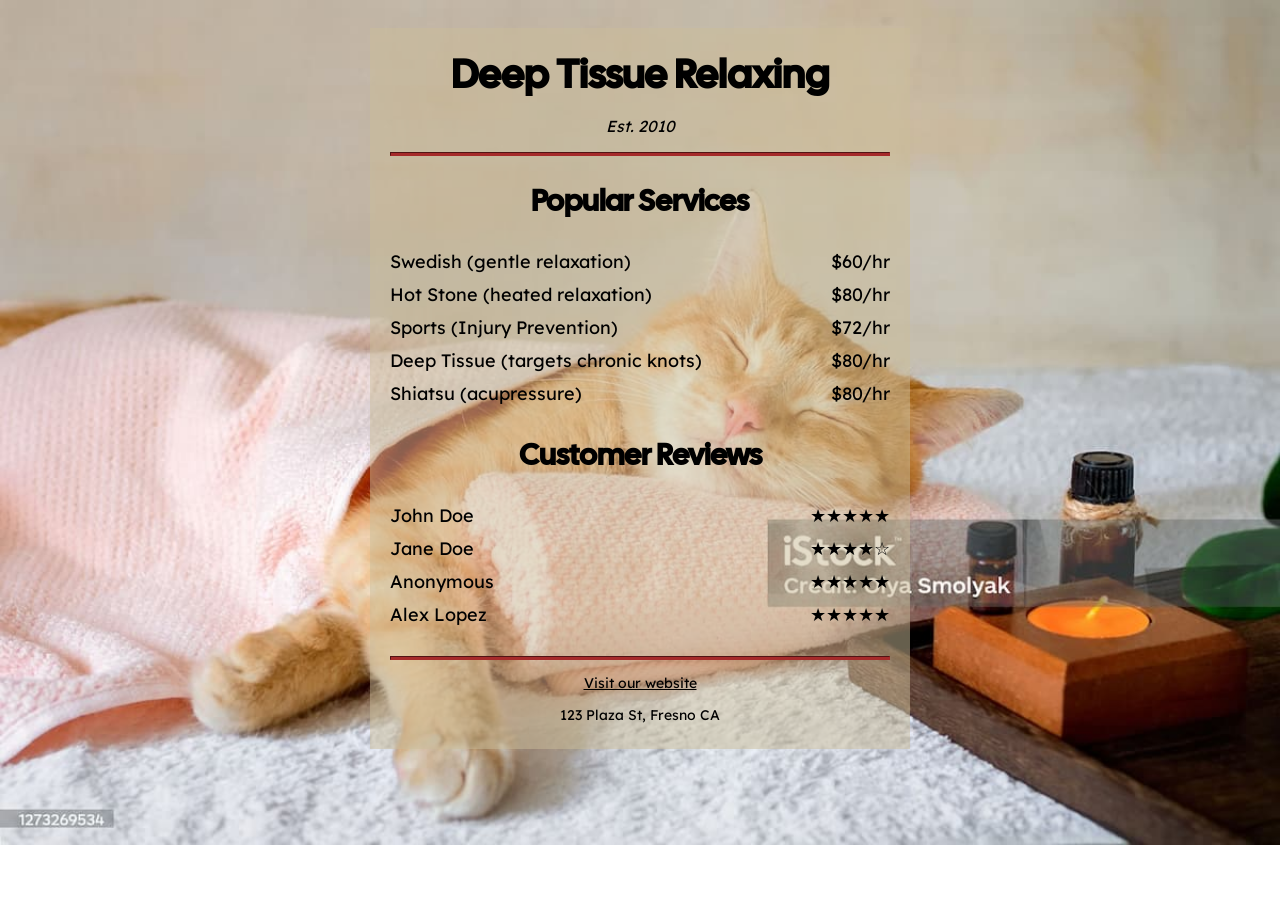
<file: cafe-remix/index.html>
<!DOCTYPE html>
<html lang="en">
  <head>
    <meta charset="utf-8" />
    <meta name="viewport" content="width=device-width, initial-scale=1.0" />
    <title>Deep Tissue Relaxing Massage Parlor</title>
    <link href="styles.css" rel="stylesheet"/>
    <link rel="preconnect" href="https://fonts.googleapis.com">
    <link rel="preconnect" href="https://fonts.gstatic.com" crossorigin>
    <link href="https://fonts.googleapis.com/css2?family=Lexend:wght@100..900&display=swap" rel="stylesheet">
    <link rel="preconnect" href="https://fonts.googleapis.com">
    <link rel="preconnect" href="https://fonts.gstatic.com" crossorigin>
    <link href="https://fonts.googleapis.com/css2?family=Cal+Sans&family=Lexend:wght@100..900&display=swap" rel="stylesheet">

  </head>
  <body>
    <div class="menu">
      <main>
        <h1>Deep Tissue Relaxing</h1>
        <p class="established">Est. 2010</p>
        <hr>
        <section>
          <h2>Popular Services</h2>
          <article class="item">
            <p class="flavor">Swedish (gentle relaxation)</p><p class="price">$60/hr</p>
          </article>
          <article class="item">
            <p class="flavor">Hot Stone (heated relaxation)</p><p class="price">$80/hr</p>
          </article>
          <article class="item">
            <p class="flavor">Sports (Injury Prevention)</p><p class="price">$72/hr</p>
          </article>
          <article class="item">
            <p class="flavor">Deep Tissue (targets chronic knots)</p><p class="price">$80/hr</p>
          </article>
          <article class="item">
            <p class="flavor">Shiatsu (acupressure)</p><p class="price">$80/hr</p>
          </article>
        </section>
        <section>
          <h2>Customer Reviews</h2>
          <article class="item">
            <p class="dessert">John Doe</p><p class="price">★★★★★</p>
          </article>
          <article class="item">
            <p class="dessert">Jane Doe</p><p class="price">★★★★☆</p>
          </article>
          <article class="item">
            <p class="dessert">Anonymous</p><p class="price">★★★★★</p>
          </article>
          <article class="item">
            <p class="dessert">Alex Lopez</p><p class="price">★★★★★</p>
          </article>
        </section>
      </main>
      <hr class="bottom-line">
      <footer>
        <address>
          <p>
            <a href="https://www.fresnocitycollege.edu/" target="_blank">Visit our website</a>
          </p>
          <p class="address">123 Plaza St, Fresno CA</p>
        </address>
      </footer>
    </div>
  </body>
</html>
</file>
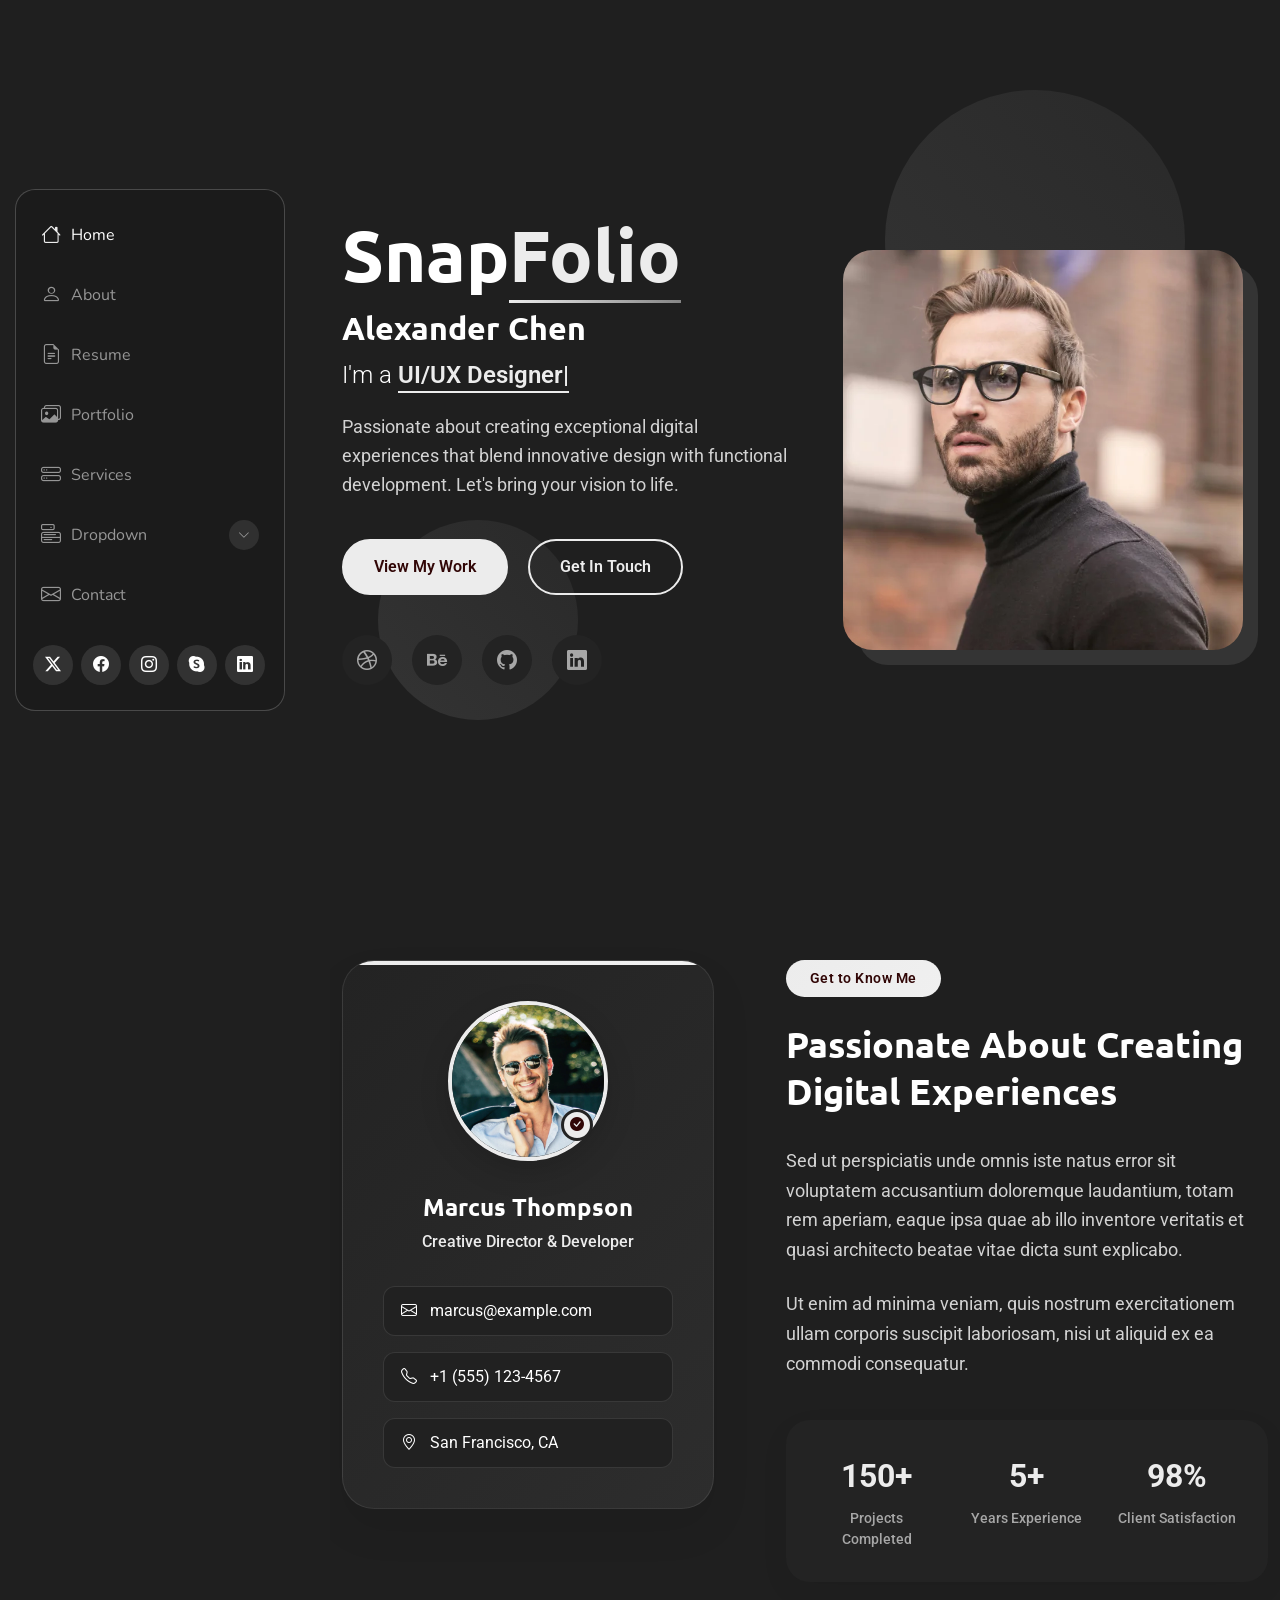
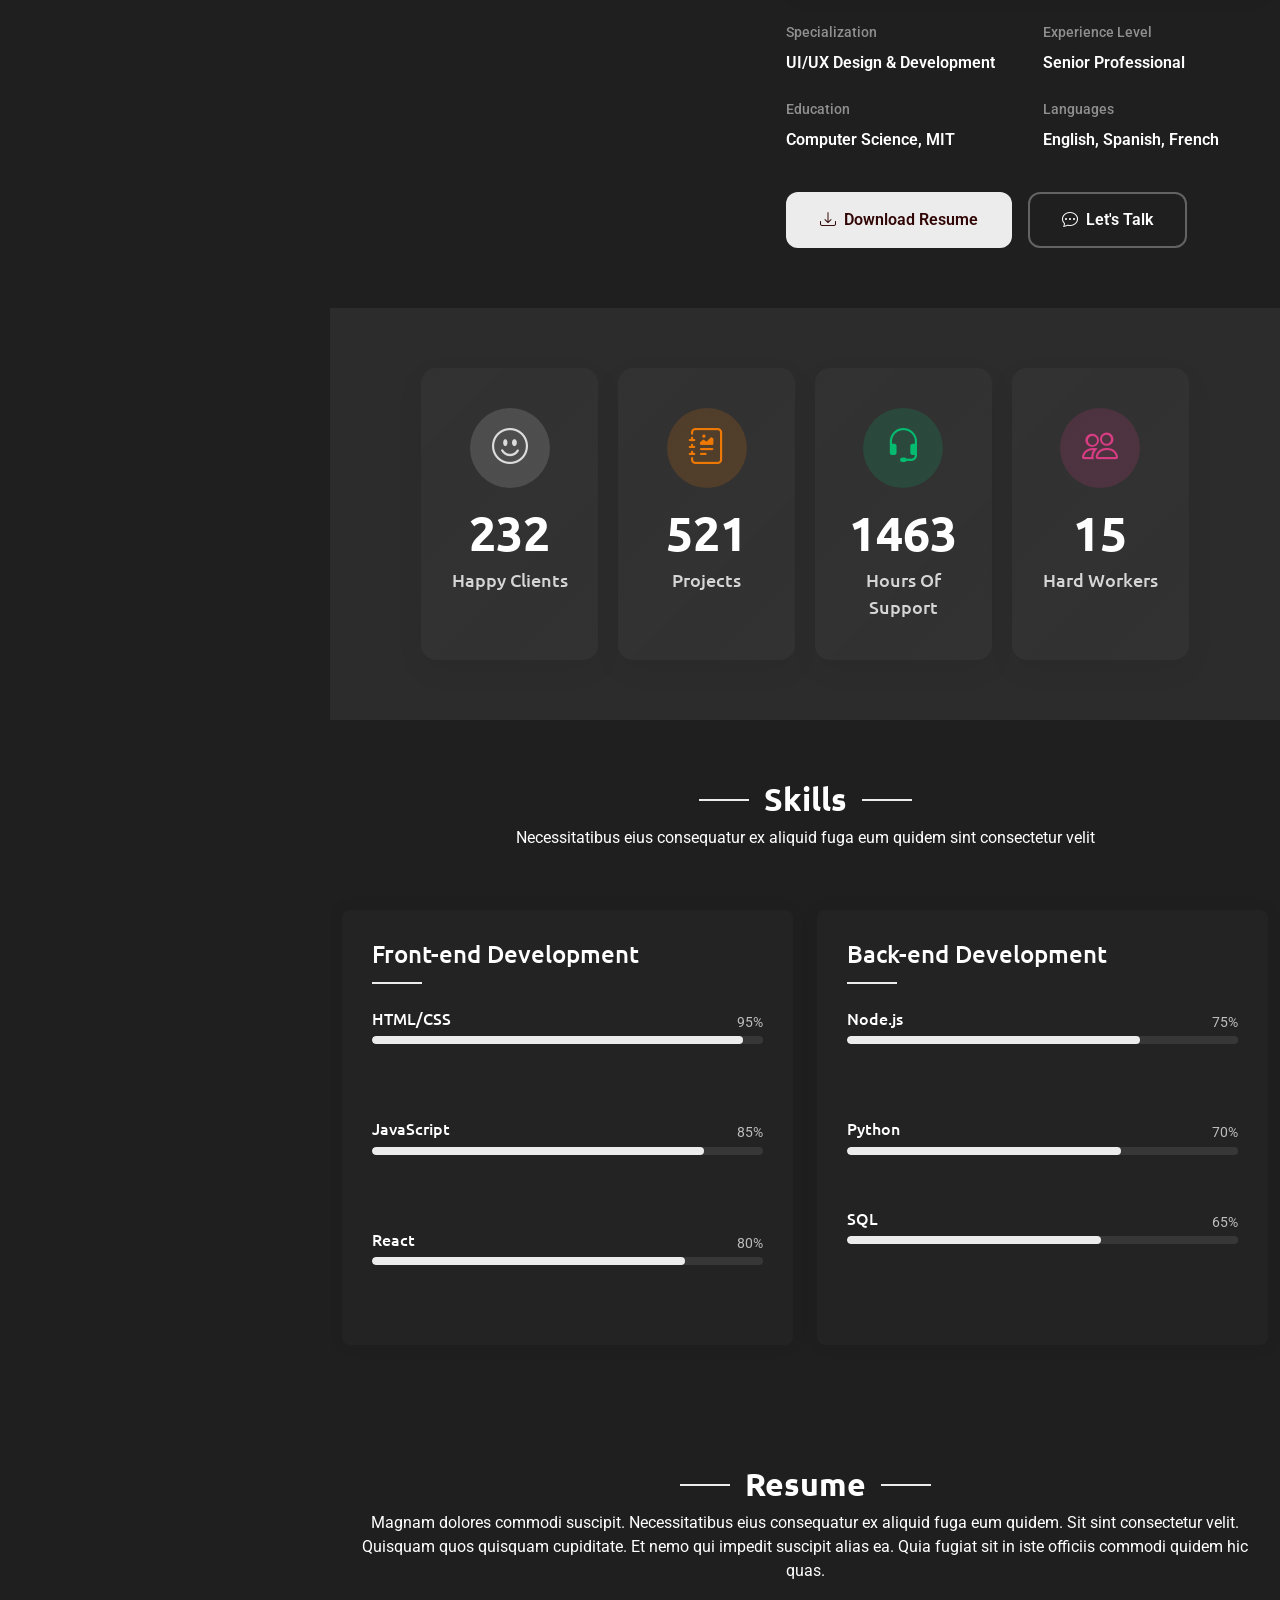
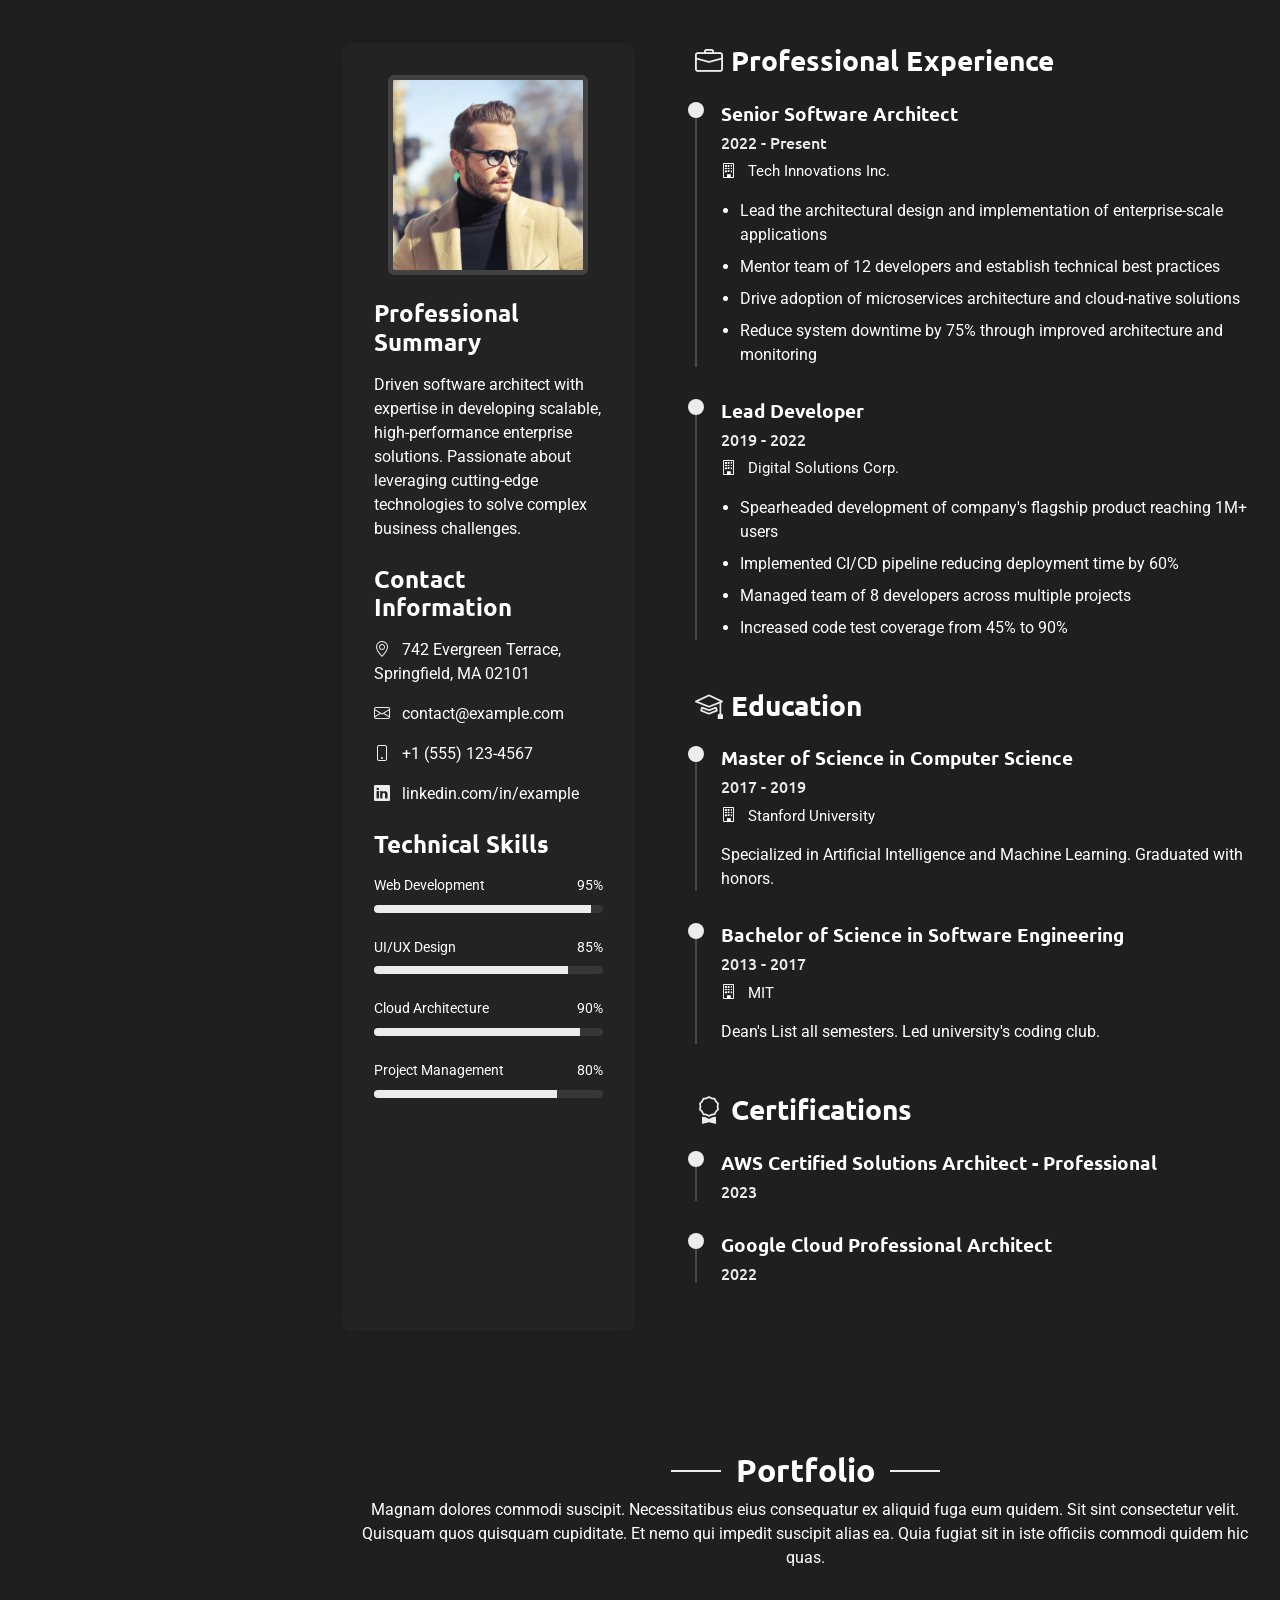
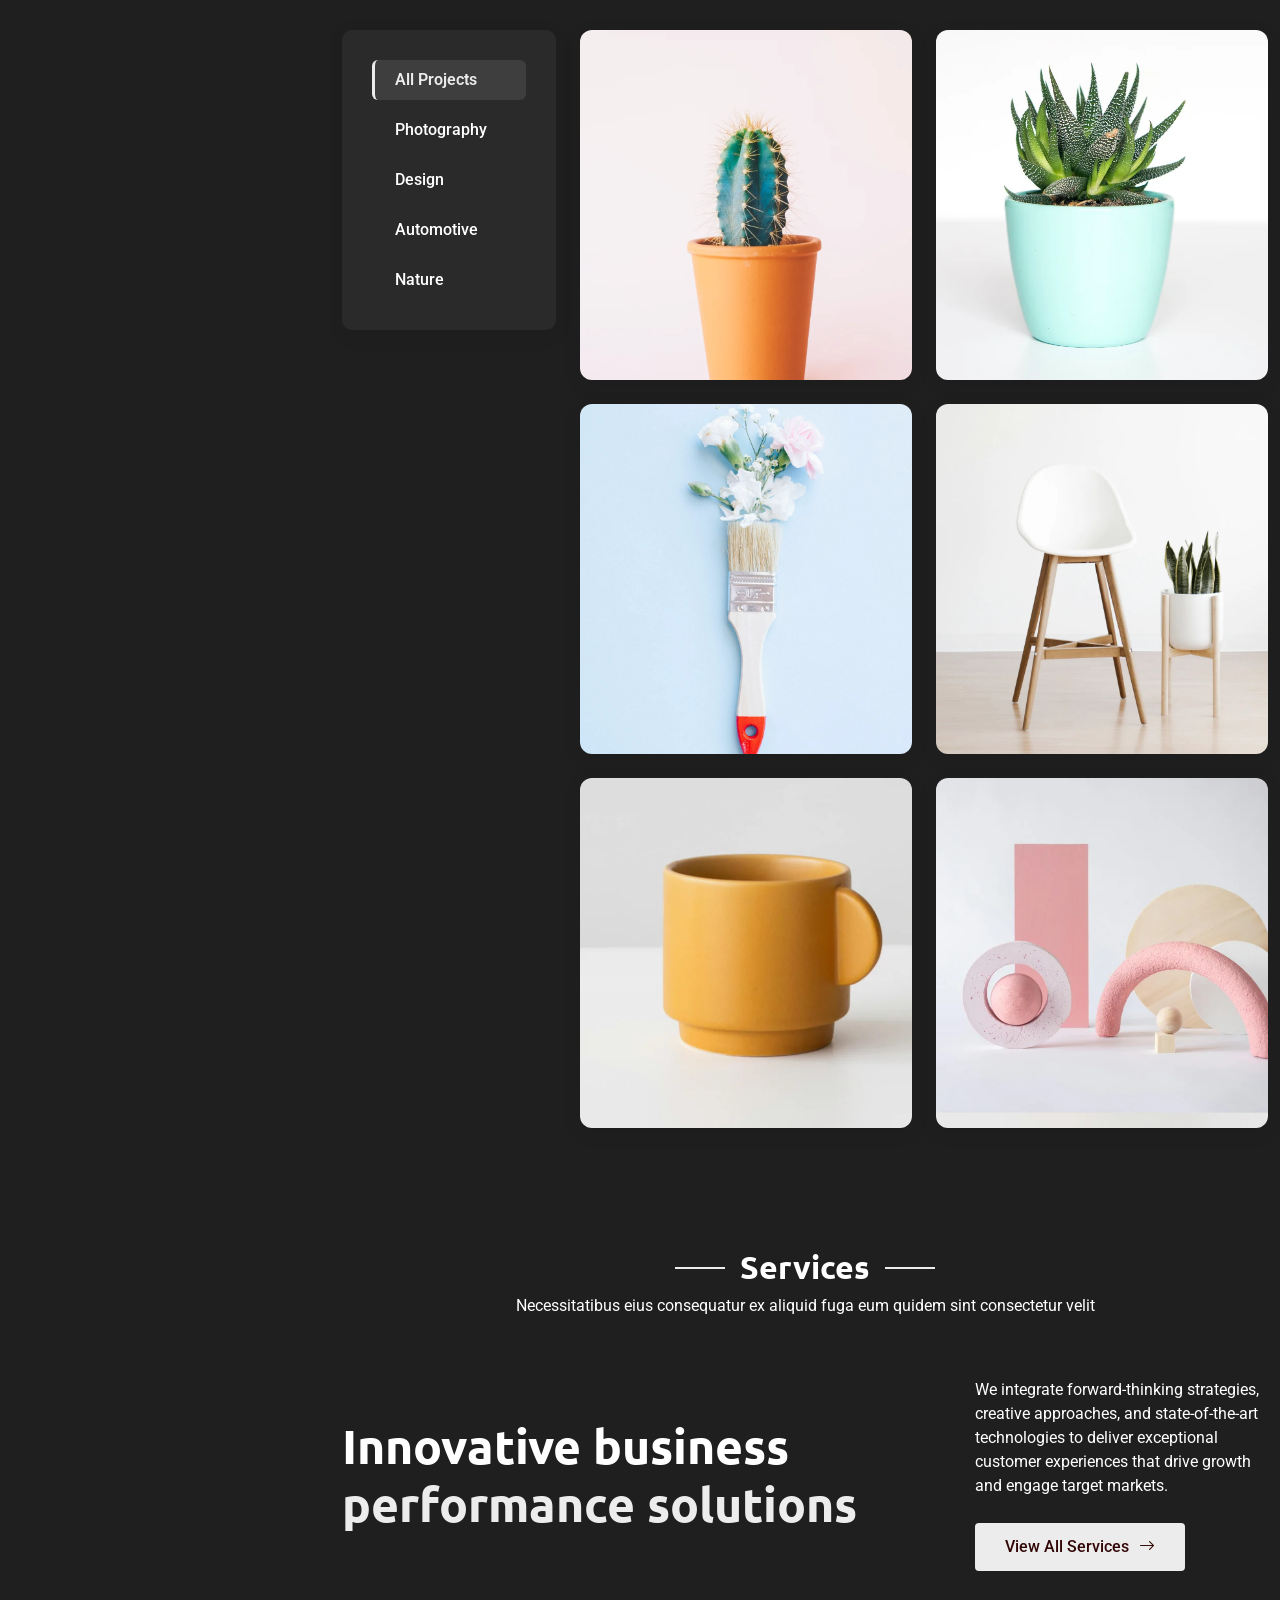
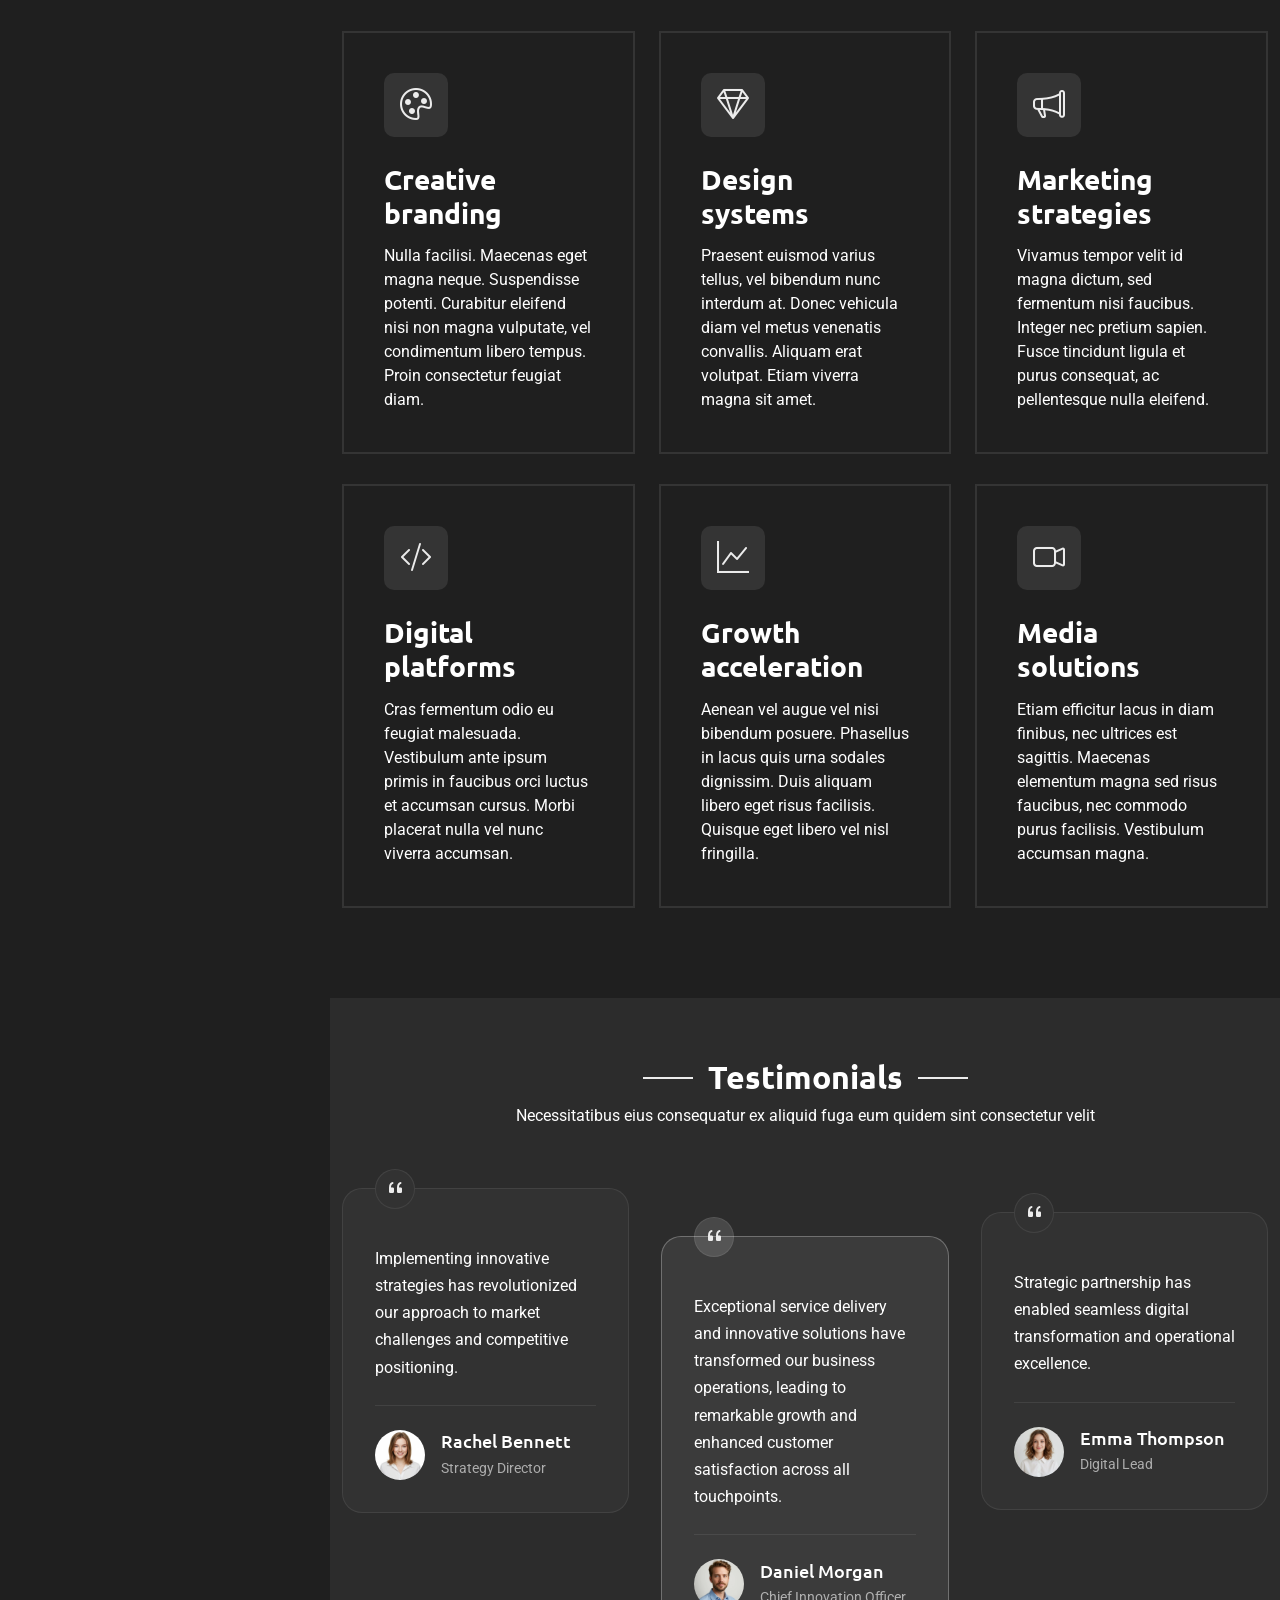
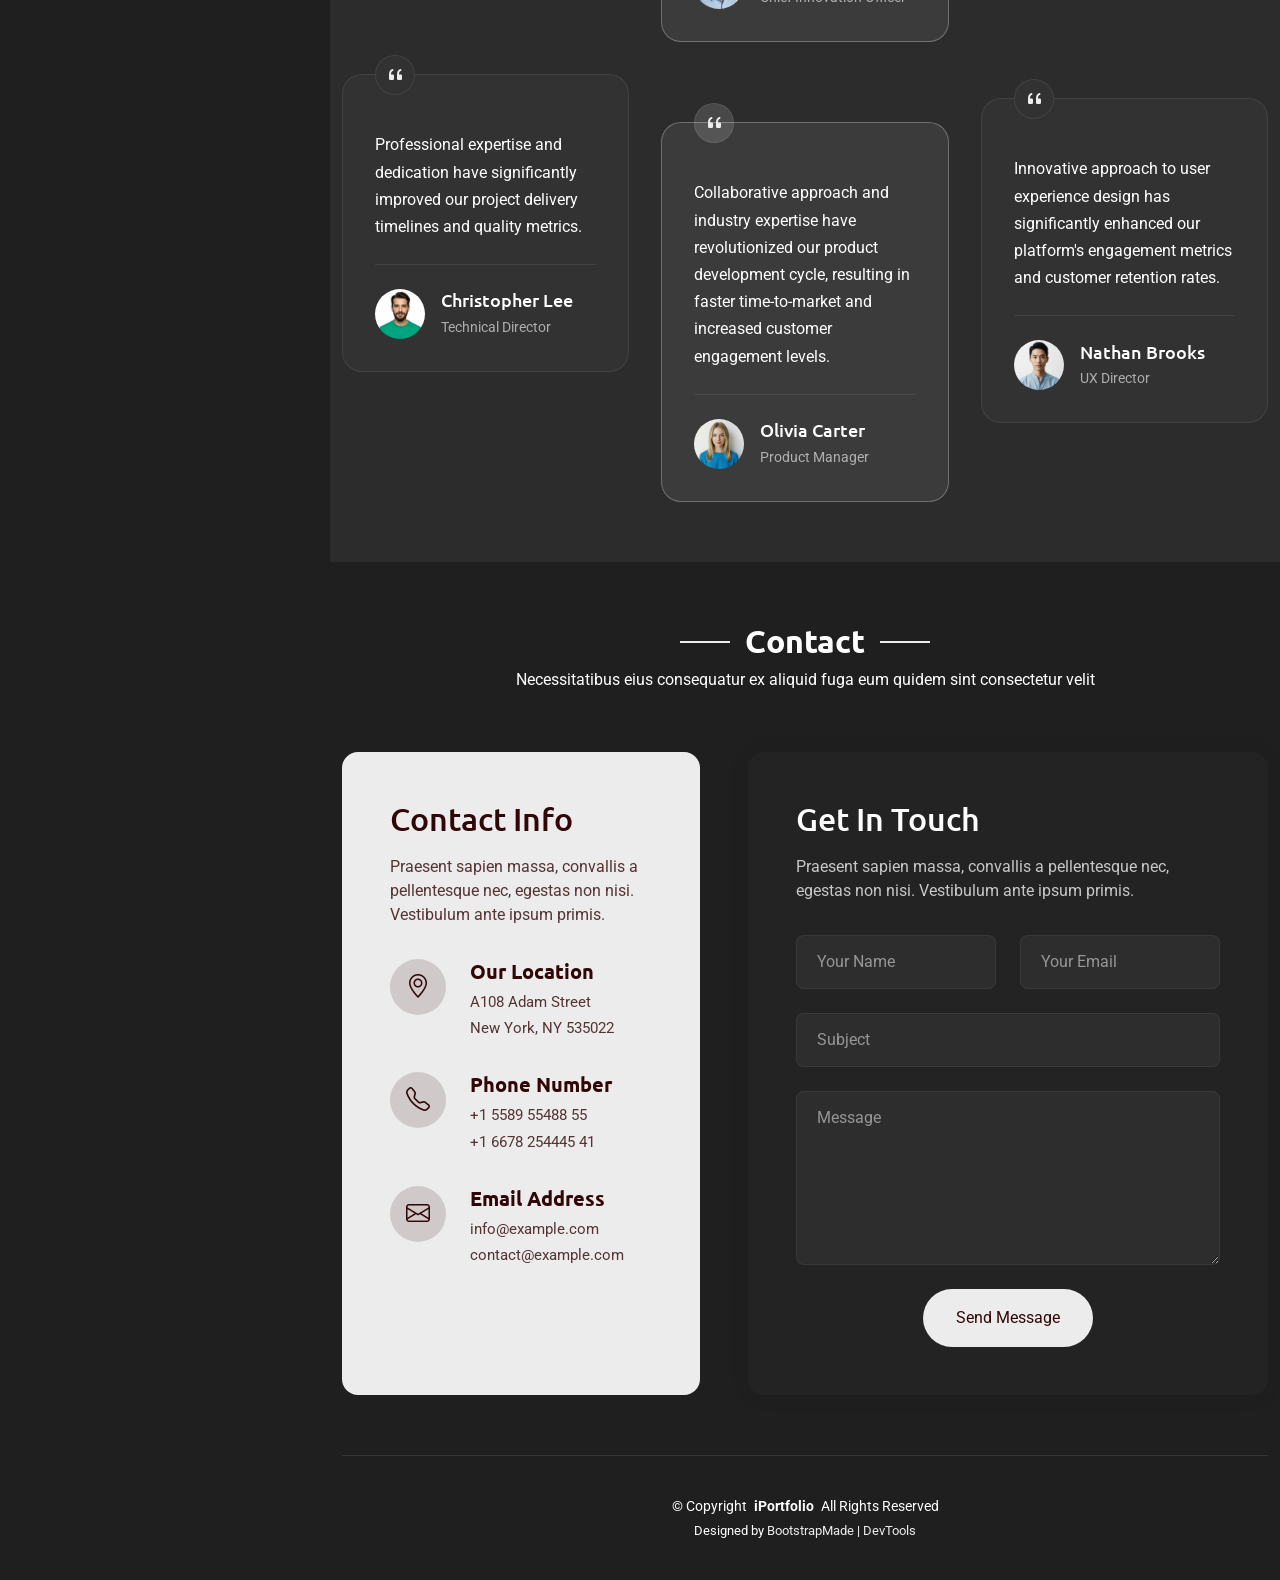
<file: p0/index.html>
<!DOCTYPE html>
<html lang="en">

<head>
  <meta charset="utf-8">
  <meta content="width=device-width, initial-scale=1.0" name="viewport">
  <title>Index - SnapFolio Bootstrap Template</title>
  <meta name="description" content="">
  <meta name="keywords" content="">

  <!-- Favicons -->
  <link href="assets/img/favicon.png" rel="icon">
  <link href="assets/img/apple-touch-icon.png" rel="apple-touch-icon">

  <!-- Fonts -->
  <link href="https://fonts.googleapis.com" rel="preconnect">
  <link href="https://fonts.gstatic.com" rel="preconnect" crossorigin>
  <link href="https://fonts.googleapis.com/css2?family=Roboto:ital,wght@0,100;0,300;0,400;0,500;0,700;0,900;1,100;1,300;1,400;1,500;1,700;1,900&family=Ubuntu:ital,wght@0,300;0,400;0,500;0,700;1,300;1,400;1,500;1,700&family=Nunito:ital,wght@0,200;0,300;0,400;0,500;0,600;0,700;0,800;0,900;1,200;1,300;1,400;1,500;1,600;1,700;1,800;1,900&display=swap" rel="stylesheet">

  <!-- Vendor CSS Files -->
  <link href="assets/vendor/bootstrap/css/bootstrap.min.css" rel="stylesheet">
  <link href="assets/vendor/bootstrap-icons/bootstrap-icons.css" rel="stylesheet">
  <link href="assets/vendor/aos/aos.css" rel="stylesheet">
  <link href="assets/vendor/glightbox/css/glightbox.min.css" rel="stylesheet">
  <link href="assets/vendor/swiper/swiper-bundle.min.css" rel="stylesheet">

  <!-- Main CSS File -->
  <link href="assets/css/main.css" rel="stylesheet">

  <!-- =======================================================
  * Template Name: SnapFolio
  * Template URL: https://bootstrapmade.com/snapfolio-bootstrap-portfolio-template/
  * Updated: Jul 21 2025 with Bootstrap v5.3.7
  * Author: BootstrapMade.com
  * License: https://bootstrapmade.com/license/
  ======================================================== -->
</head>

<body class="index-page">

  <header id="header" class="header dark-background d-flex flex-column justify-content-center">
    <i class="header-toggle d-xl-none bi bi-list"></i>

    <div class="header-container d-flex flex-column align-items-start">
      <nav id="navmenu" class="navmenu">
        <ul>
          <li><a href="#hero" class="active"><i class="bi bi-house navicon"></i>Home</a></li>
          <li><a href="#about"><i class="bi bi-person navicon"></i> About</a></li>
          <li><a href="#resume"><i class="bi bi-file-earmark-text navicon"></i> Resume</a></li>
          <li><a href="#portfolio"><i class="bi bi-images navicon"></i> Portfolio</a></li>
          <li><a href="#services"><i class="bi bi-hdd-stack navicon"></i> Services</a></li>
          <li class="dropdown"><a href="#"><i class="bi bi-menu-button navicon"></i> <span>Dropdown</span> <i class="bi bi-chevron-down toggle-dropdown"></i></a>
            <ul>
              <li><a href="#">Dropdown 1</a></li>
              <li class="dropdown"><a href="#"><span>Deep Dropdown</span> <i class="bi bi-chevron-down toggle-dropdown"></i></a>
                <ul>
                  <li><a href="#">Deep Dropdown 1</a></li>
                  <li><a href="#">Deep Dropdown 2</a></li>
                  <li><a href="#">Deep Dropdown 3</a></li>
                  <li><a href="#">Deep Dropdown 4</a></li>
                  <li><a href="#">Deep Dropdown 5</a></li>
                </ul>
              </li>
              <li><a href="#">Dropdown 2</a></li>
              <li><a href="#">Dropdown 3</a></li>
              <li><a href="#">Dropdown 4</a></li>
            </ul>
          </li>
          <li><a href="#contact"><i class="bi bi-envelope navicon"></i> Contact</a></li>
        </ul>
      </nav>

<div class="social-links text-center">
  <a href="https://twitter.com" target="_blank" class="twitter">
    <i class="bi bi-twitter-x"></i>
  </a>

  <a href="https://facebook.com" target="_blank" class="facebook">
    <i class="bi bi-facebook"></i>
  </a>

  <a href="https://instagram.com" target="_blank" class="instagram">
    <i class="bi bi-instagram"></i>
  </a>

  <a href="https://skype.com" target="_blank" class="google-plus">
    <i class="bi bi-skype"></i>
  </a>

  <a href="https://linkedin.com" target="_blank" class="linkedin">
    <i class="bi bi-linkedin"></i>
  </a>
</div>

  </header>

  <main class="main">

    <!-- Hero Section -->
    <section id="hero" class="hero section">

      <div class="background-elements">
        <div class="bg-circle circle-1"></div>
        <div class="bg-circle circle-2"></div>
      </div>

      <div class="hero-content">

        <div class="container">
          <div class="row align-items-center">

            <div class="col-lg-6" data-aos="fade-right" data-aos-delay="100">
              <div class="hero-text">
                <h1>Snap<span class="accent-text">Folio</span></h1>
                <h2>Alexander Chen</h2>
                <p class="lead">I'm a <span class="typed" data-typed-items="UI/UX Designer, Web Developer, Brand Strategist, Creative Director"></span></p>
                <p class="description">Passionate about creating exceptional digital experiences that blend innovative design with functional development. Let's bring your vision to life.</p>

                <div class="hero-actions">
                  <a href="#portfolio" class="btn btn-primary">View My Work</a>
                  <a href="#contact" class="btn btn-outline">Get In Touch</a>
                </div>

                <div class="social-links">
                  <a href="#"><i class="bi bi-dribbble"></i></a>
                  <a href="#"><i class="bi bi-behance"></i></a>
                  <a href="#"><i class="bi bi-github"></i></a>
                  <a href="#"><i class="bi bi-linkedin"></i></a>
                </div>
              </div>
            </div>

            <div class="col-lg-6" data-aos="fade-left" data-aos-delay="200">
              <div class="hero-visual">
                <div class="profile-container">
                  <div class="profile-background"></div>
                  <img src="assets/img/profile/profile-2.webp" alt="Alexander Chen" class="profile-image">
                </div>
              </div>
            </div>

          </div>
        </div>
      </div>

    </section><!-- /Hero Section -->

    <!-- About Section -->
    <section id="about" class="about section">

      <div class="container" data-aos="fade-up" data-aos-delay="100">

        <div class="row">
          <div class="col-lg-5" data-aos="zoom-in" data-aos-delay="200">
            <div class="profile-card">
              <div class="profile-header">
                <div class="profile-image">
                  <img src="assets/img/profile/profile-square-3.webp" alt="Profile Image" class="img-fluid">
                </div>
                <div class="profile-badge">
                  <i class="bi bi-check-circle-fill"></i>
                </div>
              </div>

              <div class="profile-content">
                <h3>Marcus Thompson</h3>
                <p class="profession">Creative Director &amp; Developer</p>

                <div class="contact-links">
                  <a href="mailto:marcus@example.com" class="contact-item">
                    <i class="bi bi-envelope"></i>
                    marcus@example.com
                  </a>
                  <a href="tel:+15551234567" class="contact-item">
                    <i class="bi bi-telephone"></i>
                    +1 (555) 123-4567
                  </a>
                  <a href="#" class="contact-item">
                    <i class="bi bi-geo-alt"></i>
                    San Francisco, CA
                  </a>
                </div>
              </div>
            </div>
          </div>

          <div class="col-lg-7" data-aos="fade-left" data-aos-delay="300">
            <div class="about-content">
              <div class="section-header">
                <span class="badge-text">Get to Know Me</span>
                <h2>Passionate About Creating Digital Experiences</h2>
              </div>

              <div class="description">
                <p>Sed ut perspiciatis unde omnis iste natus error sit voluptatem accusantium doloremque laudantium, totam rem aperiam, eaque ipsa quae ab illo inventore veritatis et quasi architecto beatae vitae dicta sunt explicabo.</p>

                <p>Ut enim ad minima veniam, quis nostrum exercitationem ullam corporis suscipit laboriosam, nisi ut aliquid ex ea commodi consequatur.</p>
              </div>

              <div class="stats-grid">
                <div class="stat-item">
                  <div class="stat-number">150+</div>
                  <div class="stat-label">Projects Completed</div>
                </div>
                <div class="stat-item">
                  <div class="stat-number">5+</div>
                  <div class="stat-label">Years Experience</div>
                </div>
                <div class="stat-item">
                  <div class="stat-number">98%</div>
                  <div class="stat-label">Client Satisfaction</div>
                </div>
              </div>

              <div class="details-grid">
                <div class="detail-row">
                  <div class="detail-item">
                    <span class="detail-label">Specialization</span>
                    <span class="detail-value">UI/UX Design &amp; Development</span>
                  </div>
                  <div class="detail-item">
                    <span class="detail-label">Experience Level</span>
                    <span class="detail-value">Senior Professional</span>
                  </div>
                </div>
                <div class="detail-row">
                  <div class="detail-item">
                    <span class="detail-label">Education</span>
                    <span class="detail-value">Computer Science, MIT</span>
                  </div>
                  <div class="detail-item">
                    <span class="detail-label">Languages</span>
                    <span class="detail-value">English, Spanish, French</span>
                  </div>
                </div>
              </div>

              <div class="cta-section">
                <a href="#" class="btn btn-primary">
                  <i class="bi bi-download"></i>
                  Download Resume
                </a>
                <a href="#" class="btn btn-outline">
                  <i class="bi bi-chat-dots"></i>
                  Let's Talk
                </a>
              </div>
            </div>
          </div>
        </div>

      </div>

    </section><!-- /About Section -->

    <!-- Stats Section -->
    <section id="stats" class="stats section light-background">

      <div class="container" data-aos="fade-up" data-aos-delay="100">

        <div class="row justify-content-center">
          <div class="col-lg-10">
            <div class="stats-wrapper">
              <div class="stats-item" data-aos="zoom-in" data-aos-delay="150">
                <div class="icon-wrapper">
                  <i class="bi bi-emoji-smile"></i>
                </div>
                <span data-purecounter-start="0" data-purecounter-end="232" data-purecounter-duration="1" class="purecounter"></span>
                <p>Happy Clients</p>
              </div><!-- End Stats Item -->

              <div class="stats-item" data-aos="zoom-in" data-aos-delay="200">
                <div class="icon-wrapper">
                  <i class="bi bi-journal-richtext"></i>
                </div>
                <span data-purecounter-start="0" data-purecounter-end="521" data-purecounter-duration="1" class="purecounter"></span>
                <p>Projects</p>
              </div><!-- End Stats Item -->

              <div class="stats-item" data-aos="zoom-in" data-aos-delay="250">
                <div class="icon-wrapper">
                  <i class="bi bi-headset"></i>
                </div>
                <span data-purecounter-start="0" data-purecounter-end="1463" data-purecounter-duration="1" class="purecounter"></span>
                <p>Hours Of Support</p>
              </div><!-- End Stats Item -->

              <div class="stats-item" data-aos="zoom-in" data-aos-delay="300">
                <div class="icon-wrapper">
                  <i class="bi bi-people"></i>
                </div>
                <span data-purecounter-start="0" data-purecounter-end="15" data-purecounter-duration="1" class="purecounter"></span>
                <p>Hard Workers</p>
              </div><!-- End Stats Item -->
            </div>
          </div>
        </div>

      </div>

    </section><!-- /Stats Section -->

    <!-- Skills Section -->
    <section id="skills" class="skills section">

      <!-- Section Title -->
      <div class="container section-title" data-aos="fade-up">
        <h2>Skills</h2>
        <p>Necessitatibus eius consequatur ex aliquid fuga eum quidem sint consectetur velit</p>
      </div><!-- End Section Title -->

      <div class="container" data-aos="fade-up" data-aos-delay="100">

        <div class="row">
          <div class="col-lg-6">
            <div class="skills-category" data-aos="fade-up" data-aos-delay="200">
              <h3>Front-end Development</h3>
              <div class="skills-animation">
                <div class="skill-item">
                  <div class="d-flex justify-content-between align-items-center">
                    <h4>HTML/CSS</h4>
                    <span class="skill-percentage">95%</span>
                  </div>
                  <div class="progress">
                    <div class="progress-bar" role="progressbar" aria-valuenow="95" aria-valuemin="0" aria-valuemax="100"></div>
                  </div>
                  <div class="skill-tooltip">Expert level knowledge of semantic HTML5 and modern CSS3 techniques</div>
                </div>

                <div class="skill-item">
                  <div class="d-flex justify-content-between align-items-center">
                    <h4>JavaScript</h4>
                    <span class="skill-percentage">85%</span>
                  </div>
                  <div class="progress">
                    <div class="progress-bar" role="progressbar" aria-valuenow="85" aria-valuemin="0" aria-valuemax="100"></div>
                  </div>
                  <div class="skill-tooltip">Strong proficiency in ES6+, DOM manipulation, and modern frameworks</div>
                </div>

                <div class="skill-item">
                  <div class="d-flex justify-content-between align-items-center">
                    <h4>React</h4>
                    <span class="skill-percentage">80%</span>
                  </div>
                  <div class="progress">
                    <div class="progress-bar" role="progressbar" aria-valuenow="80" aria-valuemin="0" aria-valuemax="100"></div>
                  </div>
                  <div class="skill-tooltip">Experience with React hooks, state management, and component architecture</div>
                </div>
              </div>
            </div><!-- End Frontend Skills -->
          </div>

          <div class="col-lg-6">
            <div class="skills-category" data-aos="fade-up" data-aos-delay="300">
              <h3>Back-end Development</h3>
              <div class="skills-animation">
                <div class="skill-item">
                  <div class="d-flex justify-content-between align-items-center">
                    <h4>Node.js</h4>
                    <span class="skill-percentage">75%</span>
                  </div>
                  <div class="progress">
                    <div class="progress-bar" role="progressbar" aria-valuenow="75" aria-valuemin="0" aria-valuemax="100"></div>
                  </div>
                  <div class="skill-tooltip">Server-side JavaScript development with Express and REST APIs</div>
                </div>

                <div class="skill-item">
                  <div class="d-flex justify-content-between align-items-center">
                    <h4>Python</h4>
                    <span class="skill-percentage">70%</span>
                  </div>
                  <div class="progress">
                    <div class="progress-bar" role="progressbar" aria-valuenow="70" aria-valuemin="0" aria-valuemax="100"></div>
                  </div>
                  <div class="skill-tooltip">Python development with Django and data analysis tools</div>
                </div>

                <div class="skill-item">
                  <div class="d-flex justify-content-between align-items-center">
                    <h4>SQL</h4>
                    <span class="skill-percentage">65%</span>
                  </div>
                  <div class="progress">
                    <div class="progress-bar" role="progressbar" aria-valuenow="65" aria-valuemin="0" aria-valuemax="100"></div>
                  </div>
                  <div class="skill-tooltip">Database design, optimization, and complex queries</div>
                </div>
              </div>
            </div><!-- End Backend Skills -->
          </div>
        </div>

      </div>

    </section><!-- /Skills Section -->

    <!-- Resume Section -->
    <section id="resume" class="resume section">

      <!-- Section Title -->
      <div class="container section-title" data-aos="fade-up">
        <h2>Resume</h2>
        <p>Magnam dolores commodi suscipit. Necessitatibus eius consequatur ex aliquid fuga eum quidem. Sit sint consectetur velit. Quisquam quos quisquam cupiditate. Et nemo qui impedit suscipit alias ea. Quia fugiat sit in iste officiis commodi quidem hic quas.</p>
      </div><!-- End Section Title -->

      <div class="container" data-aos="fade-up" data-aos-delay="100">

        <div class="row gy-4">
          <!-- Left column with summary and contact -->
          <div class="col-lg-4">
            <div class="resume-side" data-aos="fade-right" data-aos-delay="100">
              <div class="profile-img mb-4">
                <img src="assets/img/profile/profile-square-2.webp" alt="Profile" class="img-fluid rounded">
              </div>

              <h3>Professional Summary</h3>
              <p>Driven software architect with expertise in developing scalable, high-performance enterprise solutions. Passionate about leveraging cutting-edge technologies to solve complex business challenges.</p>

              <h3 class="mt-4">Contact Information</h3>
              <ul class="contact-info list-unstyled">
                <li><i class="bi bi-geo-alt"></i> 742 Evergreen Terrace, Springfield, MA 02101</li>
                <li><i class="bi bi-envelope"></i> contact@example.com</li>
                <li><i class="bi bi-phone"></i> +1 (555) 123-4567</li>
                <li><i class="bi bi-linkedin"></i> linkedin.com/in/example</li>
              </ul>

              <div class="skills-animation mt-4">
                <h3>Technical Skills</h3>
                <div class="skill-item">
                  <div class="d-flex justify-content-between">
                    <span>Web Development</span>
                    <span>95%</span>
                  </div>
                  <div class="progress">
                    <div class="progress-bar" role="progressbar" aria-valuenow="95" aria-valuemin="0" aria-valuemax="100"></div>
                  </div>
                </div>

                <div class="skill-item">
                  <div class="d-flex justify-content-between">
                    <span>UI/UX Design</span>
                    <span>85%</span>
                  </div>
                  <div class="progress">
                    <div class="progress-bar" role="progressbar" aria-valuenow="85" aria-valuemin="0" aria-valuemax="100"></div>
                  </div>
                </div>

                <div class="skill-item">
                  <div class="d-flex justify-content-between">
                    <span>Cloud Architecture</span>
                    <span>90%</span>
                  </div>
                  <div class="progress">
                    <div class="progress-bar" role="progressbar" aria-valuenow="90" aria-valuemin="0" aria-valuemax="100"></div>
                  </div>
                </div>

                <div class="skill-item">
                  <div class="d-flex justify-content-between">
                    <span>Project Management</span>
                    <span>80%</span>
                  </div>
                  <div class="progress">
                    <div class="progress-bar" role="progressbar" aria-valuenow="80" aria-valuemin="0" aria-valuemax="100"></div>
                  </div>
                </div>
              </div>
            </div>
          </div>

          <!-- Right column with experience and education -->
          <div class="col-lg-8 ps-4 ps-lg-5">
            <!-- Experience Section -->
            <div class="resume-section" data-aos="fade-up">
              <h3><i class="bi bi-briefcase me-2"></i>Professional Experience</h3>

              <div class="resume-item">
                <h4>Senior Software Architect</h4>
                <h5>2022 - Present</h5>
                <p class="company"><i class="bi bi-building"></i> Tech Innovations Inc.</p>
                <ul>
                  <li>Lead the architectural design and implementation of enterprise-scale applications</li>
                  <li>Mentor team of 12 developers and establish technical best practices</li>
                  <li>Drive adoption of microservices architecture and cloud-native solutions</li>
                  <li>Reduce system downtime by 75% through improved architecture and monitoring</li>
                </ul>
              </div>

              <div class="resume-item">
                <h4>Lead Developer</h4>
                <h5>2019 - 2022</h5>
                <p class="company"><i class="bi bi-building"></i> Digital Solutions Corp.</p>
                <ul>
                  <li>Spearheaded development of company's flagship product reaching 1M+ users</li>
                  <li>Implemented CI/CD pipeline reducing deployment time by 60%</li>
                  <li>Managed team of 8 developers across multiple projects</li>
                  <li>Increased code test coverage from 45% to 90%</li>
                </ul>
              </div>
            </div>

            <!-- Education Section -->
            <div class="resume-section" data-aos="fade-up" data-aos-delay="100">
              <h3><i class="bi bi-mortarboard me-2"></i>Education</h3>

              <div class="resume-item">
                <h4>Master of Science in Computer Science</h4>
                <h5>2017 - 2019</h5>
                <p class="company"><i class="bi bi-building"></i> Stanford University</p>
                <p>Specialized in Artificial Intelligence and Machine Learning. Graduated with honors.</p>
              </div>

              <div class="resume-item">
                <h4>Bachelor of Science in Software Engineering</h4>
                <h5>2013 - 2017</h5>
                <p class="company"><i class="bi bi-building"></i> MIT</p>
                <p>Dean's List all semesters. Led university's coding club.</p>
              </div>
            </div>

            <!-- Certifications Section -->
            <div class="resume-section" data-aos="fade-up" data-aos-delay="200">
              <h3><i class="bi bi-award me-2"></i>Certifications</h3>

              <div class="resume-item">
                <h4>AWS Certified Solutions Architect - Professional</h4>
                <h5>2023</h5>
              </div>

              <div class="resume-item">
                <h4>Google Cloud Professional Architect</h4>
                <h5>2022</h5>
              </div>
            </div>
          </div>
        </div>

      </div>

    </section><!-- /Resume Section -->

    <!-- Portfolio Section -->
    <section id="portfolio" class="portfolio section">

      <!-- Section Title -->
      <div class="container section-title" data-aos="fade-up">
        <h2>Portfolio</h2>
        <p>Magnam dolores commodi suscipit. Necessitatibus eius consequatur ex aliquid fuga eum quidem. Sit sint consectetur velit. Quisquam quos quisquam cupiditate. Et nemo qui impedit suscipit alias ea. Quia fugiat sit in iste officiis commodi quidem hic quas.</p>
      </div><!-- End Section Title -->

      <div class="container" data-aos="fade-up" data-aos-delay="100">

        <div class="isotope-layout" data-default-filter="*" data-layout="masonry" data-sort="original-order">

          <div class="row">
            <div class="col-lg-3 filter-sidebar">
              <div class="filters-wrapper" data-aos="fade-right" data-aos-delay="150">
                <ul class="portfolio-filters isotope-filters">
                  <li data-filter="*" class="filter-active">All Projects</li>
                  <li data-filter=".filter-photography">Photography</li>
                  <li data-filter=".filter-design">Design</li>
                  <li data-filter=".filter-automotive">Automotive</li>
                  <li data-filter=".filter-nature">Nature</li>
                </ul>
              </div>
            </div>

            <div class="col-lg-9">
              <div class="row gy-4 portfolio-container isotope-container" data-aos="fade-up" data-aos-delay="200">

                <div class="col-lg-6 col-md-6 portfolio-item isotope-item filter-photography">
                  <div class="portfolio-wrap">
                    <img src="assets/img/portfolio/portfolio-portrait-1.webp" class="img-fluid" alt="Portfolio Image" loading="lazy">
                    <div class="portfolio-info">
                      <div class="content">
                        <span class="category">Photography</span>
                        <h4>Capturing Moments</h4>
                        <div class="portfolio-links">
                          <a href="assets/img/portfolio/portfolio-portrait-1.webp" class="glightbox" title="Capturing Moments"><i class="bi bi-plus-lg"></i></a>
                          <a href="portfolio-details.html" title="More Details"><i class="bi bi-arrow-right"></i></a>
                        </div>
                      </div>
                    </div>
                  </div>
                </div><!-- End Portfolio Item -->

                <div class="col-lg-6 col-md-6 portfolio-item isotope-item filter-design">
                  <div class="portfolio-wrap">
                    <img src="assets/img/portfolio/portfolio-2.webp" class="img-fluid" alt="Portfolio Image" loading="lazy">
                    <div class="portfolio-info">
                      <div class="content">
                        <span class="category">Web Design</span>
                        <h4>Woodcraft Design</h4>
                        <div class="portfolio-links">
                          <a href="assets/img/portfolio/portfolio-2.webp" class="glightbox" title="Woodcraft Design"><i class="bi bi-plus-lg"></i></a>
                          <a href="portfolio-details.html" title="More Details"><i class="bi bi-arrow-right"></i></a>
                        </div>
                      </div>
                    </div>
                  </div>
                </div><!-- End Portfolio Item -->

                <div class="col-lg-6 col-md-6 portfolio-item isotope-item filter-automotive">
                  <div class="portfolio-wrap">
                    <img src="assets/img/portfolio/portfolio-portrait-2.webp" class="img-fluid" alt="Portfolio Image" loading="lazy">
                    <div class="portfolio-info">
                      <div class="content">
                        <span class="category">Automotive</span>
                        <h4>Classic Beauty</h4>
                        <div class="portfolio-links">
                          <a href="assets/img/portfolio/portfolio-portrait-2.webp" class="glightbox" title="Classic Beauty"><i class="bi bi-plus-lg"></i></a>
                          <a href="portfolio-details.html" title="More Details"><i class="bi bi-arrow-right"></i></a>
                        </div>
                      </div>
                    </div>
                  </div>
                </div><!-- End Portfolio Item -->

                <div class="col-lg-6 col-md-6 portfolio-item isotope-item filter-nature">
                  <div class="portfolio-wrap">
                    <img src="assets/img/portfolio/portfolio-portrait-4.webp" class="img-fluid" alt="Portfolio Image" loading="lazy">
                    <div class="portfolio-info">
                      <div class="content">
                        <span class="category">Nature</span>
                        <h4>Natural Growth</h4>
                        <div class="portfolio-links">
                          <a href="assets/img/portfolio/portfolio-portrait-4.webp" class="glightbox" title="Natural Growth"><i class="bi bi-plus-lg"></i></a>
                          <a href="portfolio-details.html" title="More Details"><i class="bi bi-arrow-right"></i></a>
                        </div>
                      </div>
                    </div>
                  </div>
                </div><!-- End Portfolio Item -->

                <div class="col-lg-6 col-md-6 portfolio-item isotope-item filter-photography">
                  <div class="portfolio-wrap">
                    <img src="assets/img/portfolio/portfolio-5.webp" class="img-fluid" alt="Portfolio Image" loading="lazy">
                    <div class="portfolio-info">
                      <div class="content">
                        <span class="category">Photography</span>
                        <h4>Urban Stories</h4>
                        <div class="portfolio-links">
                          <a href="assets/img/portfolio/portfolio-5.webp" class="glightbox" title="Urban Stories"><i class="bi bi-plus-lg"></i></a>
                          <a href="portfolio-details.html" title="More Details"><i class="bi bi-arrow-right"></i></a>
                        </div>
                      </div>
                    </div>
                  </div>
                </div><!-- End Portfolio Item -->

                <div class="col-lg-6 col-md-6 portfolio-item isotope-item filter-design">
                  <div class="portfolio-wrap">
                    <img src="assets/img/portfolio/portfolio-6.webp" class="img-fluid" alt="Portfolio Image" loading="lazy">
                    <div class="portfolio-info">
                      <div class="content">
                        <span class="category">Web Design</span>
                        <h4>Digital Experience</h4>
                        <div class="portfolio-links">
                          <a href="assets/img/portfolio/portfolio-6.webp" class="glightbox" title="Digital Experience"><i class="bi bi-plus-lg"></i></a>
                          <a href="portfolio-details.html" title="More Details"><i class="bi bi-arrow-right"></i></a>
                        </div>
                      </div>
                    </div>
                  </div>
                </div><!-- End Portfolio Item -->

              </div><!-- End Portfolio Container -->
            </div>
          </div>

        </div>

      </div>

    </section><!-- /Portfolio Section -->

    <!-- Services Section -->
    <section id="services" class="services section">

      <!-- Section Title -->
      <div class="container section-title" data-aos="fade-up">
        <h2>Services</h2>
        <p>Necessitatibus eius consequatur ex aliquid fuga eum quidem sint consectetur velit</p>
      </div><!-- End Section Title -->

      <div class="container" data-aos="fade-up" data-aos-delay="100">

        <div class="service-header">
          <div class="row align-items-center">
            <div class="col-lg-8 col-md-12">
              <div class="service-intro">
                <h2 class="service-heading">
                  <div>Innovative business</div>
                  <div><span>performance solutions</span></div>
                </h2>
              </div>
            </div>
            <div class="col-lg-4 col-md-12">
              <div class="service-summary">
                <p>
                  We integrate forward-thinking strategies, creative approaches, and state-of-the-art technologies to deliver exceptional customer experiences that drive growth and engage target markets.
                </p>
                <a href="services.html" class="service-btn">
                  View All Services
                  <i class="bi bi-arrow-right"></i>
                </a>
              </div>
            </div>
          </div>
        </div>

        <div class="row justify-content-center">
          <div class="col-lg-4 col-md-6" data-aos="fade-up" data-aos-delay="100">
            <div class="service-card position-relative z-1">
              <div class="service-icon">
                <i class="bi bi-palette"></i>
              </div>
              <a href="service-details.html" class="card-action d-flex align-items-center justify-content-center rounded-circle">
                <i class="bi bi-arrow-up-right"></i>
              </a>
              <h3>
                <a href="service-details.html">
                  Creative <span>branding</span>
                </a>
              </h3>
              <p>
                Nulla facilisi. Maecenas eget magna neque. Suspendisse potenti. Curabitur eleifend nisi non magna vulputate, vel condimentum libero tempus. Proin consectetur feugiat diam.
              </p>
            </div>
          </div>
          <div class="col-lg-4 col-md-6" data-aos="fade-up" data-aos-delay="200">
            <div class="service-card position-relative z-1">
              <div class="service-icon">
                <i class="bi bi-gem"></i>
              </div>
              <a href="service-details.html" class="card-action d-flex align-items-center justify-content-center rounded-circle">
                <i class="bi bi-arrow-up-right"></i>
              </a>
              <h3>
                <a href="service-details.html">
                  Design <span>systems</span>
                </a>
              </h3>
              <p>
                Praesent euismod varius tellus, vel bibendum nunc interdum at. Donec vehicula diam vel metus venenatis convallis. Aliquam erat volutpat. Etiam viverra magna sit amet.
              </p>
            </div>
          </div>
          <div class="col-lg-4 col-md-6" data-aos="fade-up" data-aos-delay="300">
            <div class="service-card position-relative z-1">
              <div class="service-icon">
                <i class="bi bi-megaphone"></i>
              </div>
              <a href="service-details.html" class="card-action d-flex align-items-center justify-content-center rounded-circle">
                <i class="bi bi-arrow-up-right"></i>
              </a>
              <h3>
                <a href="service-details.html">
                  Marketing <span>strategies</span>
                </a>
              </h3>
              <p>
                Vivamus tempor velit id magna dictum, sed fermentum nisi faucibus. Integer nec pretium sapien. Fusce tincidunt ligula et purus consequat, ac pellentesque nulla eleifend.
              </p>
            </div>
          </div>
          <div class="col-lg-4 col-md-6" data-aos="fade-up" data-aos-delay="100">
            <div class="service-card position-relative z-1">
              <div class="service-icon">
                <i class="bi bi-code-slash"></i>
              </div>
              <a href="service-details.html" class="card-action d-flex align-items-center justify-content-center rounded-circle">
                <i class="bi bi-arrow-up-right"></i>
              </a>
              <h3>
                <a href="service-details.html">
                  Digital <span>platforms</span>
                </a>
              </h3>
              <p>
                Cras fermentum odio eu feugiat malesuada. Vestibulum ante ipsum primis in faucibus orci luctus et accumsan cursus. Morbi placerat nulla vel nunc viverra accumsan.
              </p>
            </div>
          </div>
          <div class="col-lg-4 col-md-6" data-aos="fade-up" data-aos-delay="200">
            <div class="service-card position-relative z-1">
              <div class="service-icon">
                <i class="bi bi-graph-up"></i>
              </div>
              <a href="service-details.html" class="card-action d-flex align-items-center justify-content-center rounded-circle">
                <i class="bi bi-arrow-up-right"></i>
              </a>
              <h3>
                <a href="service-details.html">
                  Growth <span>acceleration</span>
                </a>
              </h3>
              <p>
                Aenean vel augue vel nisi bibendum posuere. Phasellus in lacus quis urna sodales dignissim. Duis aliquam libero eget risus facilisis. Quisque eget libero vel nisl fringilla.
              </p>
            </div>
          </div>
          <div class="col-lg-4 col-md-6" data-aos="fade-up" data-aos-delay="300">
            <div class="service-card position-relative z-1">
              <div class="service-icon">
                <i class="bi bi-camera-video"></i>
              </div>
              <a href="service-details.html" class="card-action d-flex align-items-center justify-content-center rounded-circle">
                <i class="bi bi-arrow-up-right"></i>
              </a>
              <h3>
                <a href="service-details.html">
                  Media <span>solutions</span>
                </a>
              </h3>
              <p>
                Etiam efficitur lacus in diam finibus, nec ultrices est sagittis. Maecenas elementum magna sed risus faucibus, nec commodo purus facilisis. Vestibulum accumsan magna.
              </p>
            </div>
          </div>
        </div>

      </div>

    </section><!-- /Services Section -->

    <!-- Testimonials Section -->
    <section id="testimonials" class="testimonials section light-background">

      <!-- Section Title -->
      <div class="container section-title" data-aos="fade-up">
        <h2>Testimonials</h2>
        <p>Necessitatibus eius consequatur ex aliquid fuga eum quidem sint consectetur velit</p>
      </div><!-- End Section Title -->

      <div class="container">

        <div class="testimonial-masonry">

          <div class="testimonial-item" data-aos="fade-up">
            <div class="testimonial-content">
              <div class="quote-pattern">
                <i class="bi bi-quote"></i>
              </div>
              <p>Implementing innovative strategies has revolutionized our approach to market challenges and competitive positioning.</p>
              <div class="client-info">
                <div class="client-image">
                  <img src="assets/img/person/person-f-7.webp" alt="Client">
                </div>
                <div class="client-details">
                  <h3>Rachel Bennett</h3>
                  <span class="position">Strategy Director</span>
                </div>
              </div>
            </div>
          </div>

          <div class="testimonial-item highlight" data-aos="fade-up" data-aos-delay="100">
            <div class="testimonial-content">
              <div class="quote-pattern">
                <i class="bi bi-quote"></i>
              </div>
              <p>Exceptional service delivery and innovative solutions have transformed our business operations, leading to remarkable growth and enhanced customer satisfaction across all touchpoints.</p>
              <div class="client-info">
                <div class="client-image">
                  <img src="assets/img/person/person-m-7.webp" alt="Client">
                </div>
                <div class="client-details">
                  <h3>Daniel Morgan</h3>
                  <span class="position">Chief Innovation Officer</span>
                </div>
              </div>
            </div>
          </div>

          <div class="testimonial-item" data-aos="fade-up" data-aos-delay="200">
            <div class="testimonial-content">
              <div class="quote-pattern">
                <i class="bi bi-quote"></i>
              </div>
              <p>Strategic partnership has enabled seamless digital transformation and operational excellence.</p>
              <div class="client-info">
                <div class="client-image">
                  <img src="assets/img/person/person-f-8.webp" alt="Client">
                </div>
                <div class="client-details">
                  <h3>Emma Thompson</h3>
                  <span class="position">Digital Lead</span>
                </div>
              </div>
            </div>
          </div>

          <div class="testimonial-item" data-aos="fade-up" data-aos-delay="300">
            <div class="testimonial-content">
              <div class="quote-pattern">
                <i class="bi bi-quote"></i>
              </div>
              <p>Professional expertise and dedication have significantly improved our project delivery timelines and quality metrics.</p>
              <div class="client-info">
                <div class="client-image">
                  <img src="assets/img/person/person-m-8.webp" alt="Client">
                </div>
                <div class="client-details">
                  <h3>Christopher Lee</h3>
                  <span class="position">Technical Director</span>
                </div>
              </div>
            </div>
          </div>

          <div class="testimonial-item highlight" data-aos="fade-up" data-aos-delay="400">
            <div class="testimonial-content">
              <div class="quote-pattern">
                <i class="bi bi-quote"></i>
              </div>
              <p>Collaborative approach and industry expertise have revolutionized our product development cycle, resulting in faster time-to-market and increased customer engagement levels.</p>
              <div class="client-info">
                <div class="client-image">
                  <img src="assets/img/person/person-f-9.webp" alt="Client">
                </div>
                <div class="client-details">
                  <h3>Olivia Carter</h3>
                  <span class="position">Product Manager</span>
                </div>
              </div>
            </div>
          </div>

          <div class="testimonial-item" data-aos="fade-up" data-aos-delay="500">
            <div class="testimonial-content">
              <div class="quote-pattern">
                <i class="bi bi-quote"></i>
              </div>
              <p>Innovative approach to user experience design has significantly enhanced our platform's engagement metrics and customer retention rates.</p>
              <div class="client-info">
                <div class="client-image">
                  <img src="assets/img/person/person-m-13.webp" alt="Client">
                </div>
                <div class="client-details">
                  <h3>Nathan Brooks</h3>
                  <span class="position">UX Director</span>
                </div>
              </div>
            </div>
          </div>

        </div>

      </div>

    </section><!-- /Testimonials Section -->

    <!-- Contact Section -->
    <section id="contact" class="contact section">

      <!-- Section Title -->
      <div class="container section-title" data-aos="fade-up">
        <h2>Contact</h2>
        <p>Necessitatibus eius consequatur ex aliquid fuga eum quidem sint consectetur velit</p>
      </div><!-- End Section Title -->

      <div class="container">

        <div class="row g-4 g-lg-5">
          <div class="col-lg-5">
            <div class="info-box">
              <h3>Contact Info</h3>
              <p>Praesent sapien massa, convallis a pellentesque nec, egestas non nisi. Vestibulum ante ipsum primis.</p>

              <div class="info-item">
                <div class="icon-box">
                  <i class="bi bi-geo-alt"></i>
                </div>
                <div class="content">
                  <h4>Our Location</h4>
                  <p>A108 Adam Street</p>
                  <p>New York, NY 535022</p>
                </div>
              </div>

              <div class="info-item">
                <div class="icon-box">
                  <i class="bi bi-telephone"></i>
                </div>
                <div class="content">
                  <h4>Phone Number</h4>
                  <p>+1 5589 55488 55</p>
                  <p>+1 6678 254445 41</p>
                </div>
              </div>

              <div class="info-item">
                <div class="icon-box">
                  <i class="bi bi-envelope"></i>
                </div>
                <div class="content">
                  <h4>Email Address</h4>
                  <p>info@example.com</p>
                  <p>contact@example.com</p>
                </div>
              </div>
            </div>
          </div>

          <div class="col-lg-7">
            <div class="contact-form">
              <h3>Get In Touch</h3>
              <p>Praesent sapien massa, convallis a pellentesque nec, egestas non nisi. Vestibulum ante ipsum primis.</p>

              <form action="forms/contact.php" method="post" class="php-email-form">
                <div class="row gy-4">

                  <div class="col-md-6">
                    <input type="text" name="name" class="form-control" placeholder="Your Name" required="">
                  </div>

                  <div class="col-md-6 ">
                    <input type="email" class="form-control" name="email" placeholder="Your Email" required="">
                  </div>

                  <div class="col-12">
                    <input type="text" class="form-control" name="subject" placeholder="Subject" required="">
                  </div>

                  <div class="col-12">
                    <textarea class="form-control" name="message" rows="6" placeholder="Message" required=""></textarea>
                  </div>

                  <div class="col-12 text-center">
                    <div class="loading">Loading</div>
                    <div class="error-message"></div>
                    <div class="sent-message">Your message has been sent. Thank you!</div>

                    <button type="submit" class="btn">Send Message</button>
                  </div>

                </div>
              </form>

            </div>
          </div>

        </div>

      </div>

    </section><!-- /Contact Section -->

  </main>

  <footer id="footer" class="footer position-relative">

    <div class="container">
      <div class="copyright text-center ">
        <p>© <span>Copyright</span> <strong class="px-1 sitename">iPortfolio</strong> <span>All Rights Reserved</span></p>
      </div>
      <div class="credits">
        <!-- All the links in the footer should remain intact. -->
        <!-- You can delete the links only if you've purchased the pro version. -->
        <!-- Licensing information: https://bootstrapmade.com/license/ -->
        <!-- Purchase the pro version with working PHP/AJAX contact form: [buy-url] -->
        Designed by <a href="https://bootstrapmade.com/">BootstrapMade</a> | <a href="https://bootstrapmade.com/tools/">DevTools</a>
      </div>
    </div>

  </footer>

  <!-- Scroll Top -->
  <a href="#" id="scroll-top" class="scroll-top d-flex align-items-center justify-content-center"><i class="bi bi-arrow-up-short"></i></a>

  <!-- Preloader -->
  <div id="preloader"></div>

  <!-- Vendor JS Files -->
  <script src="assets/vendor/bootstrap/js/bootstrap.bundle.min.js"></script>
  <script src="assets/vendor/php-email-form/validate.js"></script>
  <script src="assets/vendor/aos/aos.js"></script>
  <script src="assets/vendor/typed.js/typed.umd.js"></script>
  <script src="assets/vendor/purecounter/purecounter_vanilla.js"></script>
  <script src="assets/vendor/waypoints/noframework.waypoints.js"></script>
  <script src="assets/vendor/isotope-layout/isotope.pkgd.min.js"></script>
  <script src="assets/vendor/imagesloaded/imagesloaded.pkgd.min.js"></script>
  <script src="assets/vendor/glightbox/js/glightbox.min.js"></script>
  <script src="assets/vendor/swiper/swiper-bundle.min.js"></script>

  <!-- Main JS File -->
  <script src="assets/js/main.js"></script>

</body>

</html>
</file>
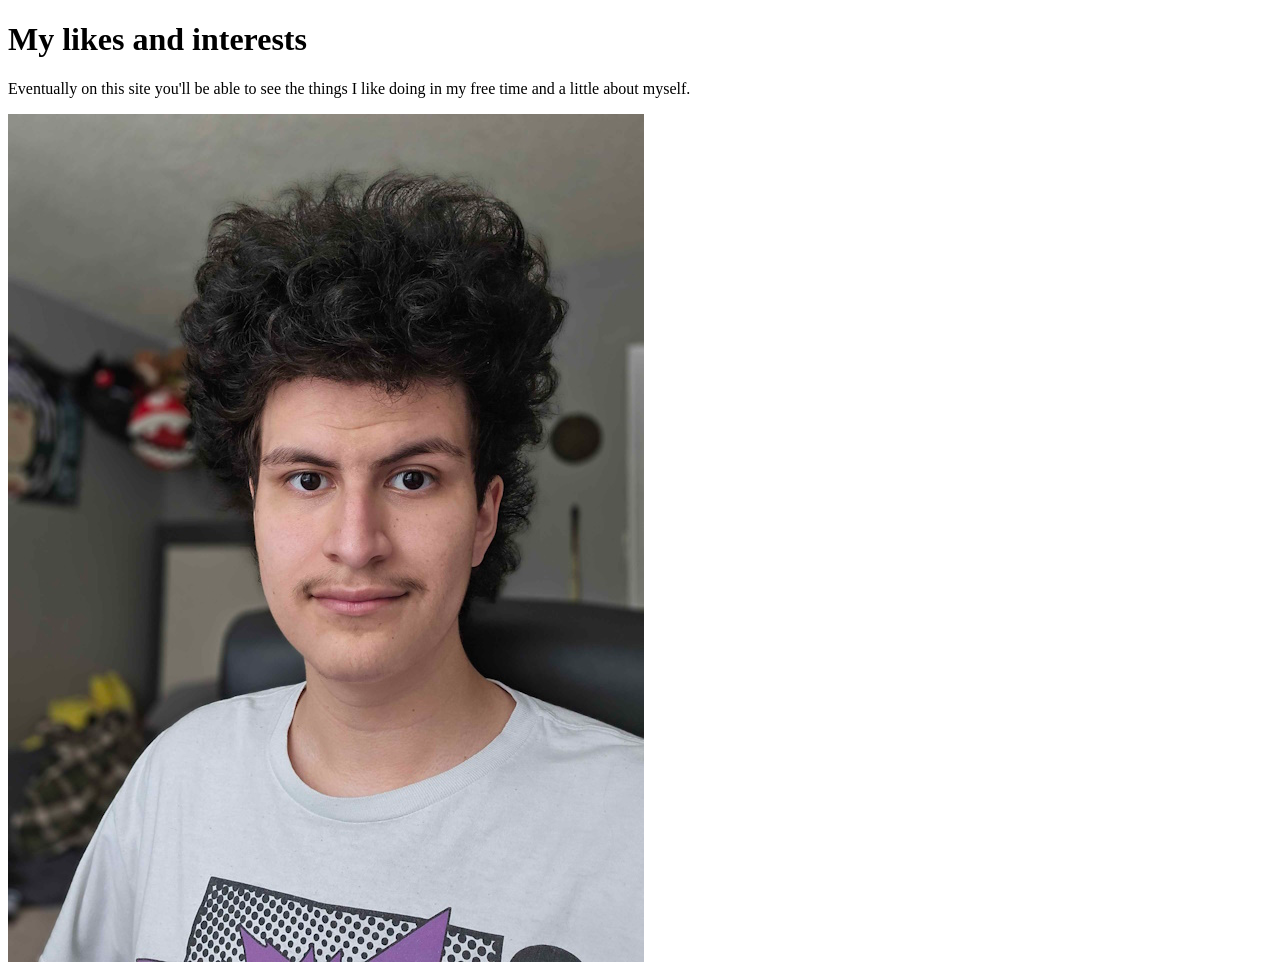
<file: w2/index.html>
<!DOCTYPE html>
<html lang="en">
<head>
    <meta charset="UTF-8">
    <meta name="viewport" content="width=device-width, initial-scale=1.0">
    <title>Document</title>
</head>
<body>
    <h1>My likes and interests</h1>
    <p>Eventually on this site you'll be able to see the things I like doing in my free time and a little about myself.</p>
    <img src="img/me.jpg" alt="Alex Lopez">

</body>
</html>
</file>
<file: cafe-remix/styles.css>
body {
  background-image: url("bg-image.jpg");
  background-repeat: no-repeat;
  background-size: cover;
  /* font-family: sans-serif; */
  font-family: "Lexend", sans-serif;
  padding: 20px;
}

h1 {
  font-size: 40px;
  margin-top: 0;
  margin-bottom: 15px;
}

h2 {
  font-size: 30px;
}

.established {
  font-style: italic;
}

h1, h2, p {
  text-align: center;
}

.menu {
  width: 80%;
  background-color: rgba(204, 190, 153, 0.5);
  margin-left: auto;
  margin-right: auto;
  padding: 20px;
  max-width: 500px;
}

img {
  display: block;
  margin-left: auto;
  margin-right: auto;
   
}

hr {
  height: 2px;
  background-color: brown;
  border-color: brown;
}

.bottom-line {
  margin-top: 25px;
}

h1, h2 {
  font-family: Cal Sans , serif;
}

.item p {
  display: inline-block;
  margin-top: 5px;
  margin-bottom: 5px;
  font-size: 18px;
}

.flavor, .dessert {
  text-align: left;
  width: 75%;
}

.price {
  text-align: right;
  width: 25%;
}

/* FOOTER */

footer {
  font-size: 14px;
}

address {
  font-style: normal;
}

.address {
  margin-bottom: 5px;
}

a {
  color: black;
}

a:visited {
  color: black;
}

a:hover {
  color: brown;
}

a:active {
  color: brown;
}
</file>
<file: p0/assets/css/main.css>
/**
* Template Name: SnapFolio
* Template URL: https://bootstrapmade.com/snapfolio-bootstrap-portfolio-template/
* Updated: Jul 21 2025 with Bootstrap v5.3.7
* Author: BootstrapMade.com
* License: https://bootstrapmade.com/license/
*/

/*--------------------------------------------------------------
# Font & Color Variables
# Help: https://bootstrapmade.com/color-system/
--------------------------------------------------------------*/
/* Fonts */
:root {
  --default-font: "Roboto",  system-ui, -apple-system, "Segoe UI", Roboto, "Helvetica Neue", Arial, "Noto Sans", "Liberation Sans", sans-serif, "Apple Color Emoji", "Segoe UI Emoji", "Segoe UI Symbol", "Noto Color Emoji";
  --heading-font: "Ubuntu",  sans-serif;
  --nav-font: "Nunito",  sans-serif;
}

/* Global Colors - The following color variables are used throughout the website. Updating them here will change the color scheme of the entire website */
:root { 
  --background-color: #1f1f1f; /* Background color for the entire website, including individual sections */
  --default-color: #ffffff; /* Default color used for the majority of the text content across the entire website */
  --heading-color: #ffffff; /* Color for headings, subheadings and title throughout the website */
  --accent-color: #ececec; /* Accent color that represents your brand on the website. It's used for buttons, links, and other elements that need to stand out */
  --surface-color: #232323; /* The surface color is used as a background of boxed elements within sections, such as cards, icon boxes, or other elements that require a visual separation from the global background. */
  --contrast-color: #310606; /* Contrast color for text, ensuring readability against backgrounds of accent, heading, or default colors. */
}

/* Nav Menu Colors - The following color variables are used specifically for the navigation menu. They are separate from the global colors to allow for more customization options */
:root {
  --nav-color: rgba(236, 236, 236, 0.59);  /* The default color of the main navmenu links */
  --nav-hover-color: #ffffff; /* Applied to main navmenu links when they are hovered over or active */
  --nav-mobile-background-color: #393939; /* Used as the background color for mobile navigation menu */
  --nav-dropdown-background-color: #393939; /* Used as the background color for dropdown items that appear when hovering over primary navigation items */
  --nav-dropdown-color: #ffffff; /* Used for navigation links of the dropdown items in the navigation menu. */
  --nav-dropdown-hover-color: #ececec; /* Similar to --nav-hover-color, this color is applied to dropdown navigation links when they are hovered over. */
}

/* Color Presets - These classes override global colors when applied to any section or element, providing reuse of the sam color scheme. */

.light-background {
  --background-color: #2c2c2c;
  --surface-color: #323232;
}

.dark-background {
  --background-color: #040b14;
  --default-color: #ffffff;
  --heading-color: #ffffff;
  --surface-color: #151f2b;
  --contrast-color: #ffffff;
}

/* Smooth scroll */
:root {
  scroll-behavior: smooth;
}

/*--------------------------------------------------------------
# General Styling & Shared Classes
--------------------------------------------------------------*/
body {
  color: var(--default-color);
  background-color: var(--background-color);
  font-family: var(--default-font);
}

a {
  color: var(--accent-color);
  text-decoration: none;
  transition: 0.3s;
}

a:hover {
  color: color-mix(in srgb, var(--accent-color), transparent 25%);
  text-decoration: none;
}

h1,
h2,
h3,
h4,
h5,
h6 {
  color: var(--heading-color);
  font-family: var(--heading-font);
}

/* PHP Email Form Messages
------------------------------*/
.php-email-form .error-message {
  display: none;
  background: #df1529;
  color: #ffffff;
  text-align: left;
  padding: 15px;
  margin-bottom: 24px;
  font-weight: 600;
}

.php-email-form .sent-message {
  display: none;
  color: #ffffff;
  background: #059652;
  text-align: center;
  padding: 15px;
  margin-bottom: 24px;
  font-weight: 600;
}

.php-email-form .loading {
  display: none;
  background: var(--surface-color);
  text-align: center;
  padding: 15px;
  margin-bottom: 24px;
}

.php-email-form .loading:before {
  content: "";
  display: inline-block;
  border-radius: 50%;
  width: 24px;
  height: 24px;
  margin: 0 10px -6px 0;
  border: 3px solid var(--accent-color);
  border-top-color: var(--surface-color);
  animation: php-email-form-loading 1s linear infinite;
}

@keyframes php-email-form-loading {
  0% {
    transform: rotate(0deg);
  }

  100% {
    transform: rotate(360deg);
  }
}

/*--------------------------------------------------------------
# Global Header
--------------------------------------------------------------*/
.header {
  --background-color: #1b1b1b;
  --contrast-color: #444444;
  color: var(--default-color);
  position: fixed;
  top: 0;
  left: 0;
  bottom: 0;
  padding: 0 15px;
  width: 300px;
  transition: all ease-in-out 0.3s;
  overflow-y: auto;
  z-index: 997;
}

.header .header-container {
  border-radius: 20px;
  padding: 15px;
  background-color: var(--background-color);
  border: 1px solid color-mix(in srgb, var(--default-color), transparent 80%);
}

.header .social-links {
  margin: 0 0 10px 0;
}

.header .social-links a {
  font-size: 16px;
  display: inline-flex;
  align-items: center;
  justify-content: center;
  background: color-mix(in srgb, var(--default-color), transparent 90%);
  color: var(--default-color);
  margin: 0 2px;
  border-radius: 50%;
  text-align: center;
  width: 40px;
  height: 40px;
  transition: 0.3s;
}

.header .social-links a:hover {
  color: var(--contrast-color);
  background: var(--accent-color);
}

@media (min-width: 1200px) {

  .header~main,
  .header~#footer {
    margin-left: 330px;
  }
}

@media (max-width: 1199px) {
  .header {
    left: -100%;
  }
}

.header.header-show {
  left: 0;
}

.header .header-toggle {
  color: var(--contrast-color);
  background-color: var(--accent-color);
  font-size: 22px;
  display: flex;
  align-items: center;
  justify-content: center;
  width: 40px;
  height: 40px;
  border-radius: 50%;
  cursor: pointer;
  position: fixed;
  top: 15px;
  right: 15px;
  z-index: 9999;
  transition: background-color 0.3s;
}

.header .header-toggle:hover {
  color: var(--contrast-color);
  background-color: color-mix(in srgb, var(--accent-color) 90%, white 15%);
}

/*--------------------------------------------------------------
# Navigation Menu
--------------------------------------------------------------*/
.mobile-nav-toggle {
  display: none;
}

.navmenu {
  padding: 0;
  z-index: 9997;
  width: 100%;
}

.navmenu ul {
  list-style: none;
  padding: 0 0 20px 0;
  margin: 0;
}

.navmenu a,
.navmenu a:focus {
  color: var(--nav-color);
  padding: 15px 10px;
  font-family: var(--nav-font);
  font-size: 16px;
  font-weight: 400;
  display: flex;
  align-items: center;
  white-space: nowrap;
  transition: 0.3s;
  width: 100%;
}

.navmenu a .navicon,
.navmenu a:focus .navicon {
  font-size: 20px;
  margin-right: 10px;
}

.navmenu a .toggle-dropdown,
.navmenu a:focus .toggle-dropdown {
  font-size: 12px;
  line-height: 0;
  margin-left: auto;
  width: 30px;
  height: 30px;
  display: flex;
  align-items: center;
  justify-content: center;
  border-radius: 50%;
  transition: 0.3s;
  flex-shrink: 0;
  background-color: color-mix(in srgb, var(--accent-color), transparent 90%);
}

.navmenu a .toggle-dropdown:hover,
.navmenu a:focus .toggle-dropdown:hover {
  background-color: var(--accent-color);
  color: var(--contrast-color);
}

.navmenu a:hover,
.navmenu .active,
.navmenu .active:focus {
  color: var(--nav-hover-color);
}

.navmenu a:hover .navicon,
.navmenu .active .navicon,
.navmenu .active:focus .navicon {
  color: var(--accent-color);
}

.navmenu .active .toggle-dropdown,
.navmenu .active:focus .toggle-dropdown {
  background-color: var(--accent-color);
  color: var(--contrast-color);
  transform: rotate(180deg);
}

.navmenu .dropdown {
  display: block;
}

.navmenu .dropdown a,
.navmenu .dropdown a:focus {
  color: --nav-dropdown-color;
}

.navmenu .dropdown a:hover,
.navmenu .dropdown .active,
.navmenu .dropdown .active:focus {
  color: var(--nav-dropdown-hover-color);
}

.navmenu .dropdown ul {
  position: static;
  display: none;
  z-index: 99;
  padding: 5px 10px;
  margin: 5px 10px;
  background-color: var(--nav-dropdown-background-color);
  border: 1px solid color-mix(in srgb, var(--default-color), transparent 90%);
  box-shadow: none;
  transition: all 0.5s ease-in-out;
}

.navmenu .dropdown ul ul {
  background-color: rgba(33, 37, 41, 0.1);
}

.navmenu .dropdown>.dropdown-active {
  display: block;
  background-color: rgba(33, 37, 41, 0.03);
}

/*--------------------------------------------------------------
# Global Footer
--------------------------------------------------------------*/
.footer {
  color: var(--default-color);
  background-color: var(--background-color);
  font-size: 14px;
  padding: 0 0 40px 0;
  position: relative;
}

.footer .copyright {
  padding-top: 40px;
  border-top: 1px solid color-mix(in srgb, var(--default-color), transparent 90%);
}

.footer .copyright p {
  margin-bottom: 0;
}

.footer .credits {
  margin-top: 4px;
  font-size: 13px;
  text-align: center;
}

/*--------------------------------------------------------------
# Preloader
--------------------------------------------------------------*/
#preloader {
  position: fixed;
  inset: 0;
  z-index: 999999;
  overflow: hidden;
  background: var(--background-color);
  transition: all 0.6s ease-out;
}

#preloader:before {
  content: "";
  position: fixed;
  top: calc(50% - 30px);
  left: calc(50% - 30px);
  border: 6px solid #ffffff;
  border-color: var(--accent-color) transparent var(--accent-color) transparent;
  border-radius: 50%;
  width: 60px;
  height: 60px;
  animation: animate-preloader 1.5s linear infinite;
}

@keyframes animate-preloader {
  0% {
    transform: rotate(0deg);
  }

  100% {
    transform: rotate(360deg);
  }
}

/*--------------------------------------------------------------
# Scroll Top Button
--------------------------------------------------------------*/
.scroll-top {
  position: fixed;
  visibility: hidden;
  opacity: 0;
  right: 15px;
  bottom: -15px;
  z-index: 99999;
  background-color: var(--accent-color);
  width: 44px;
  height: 44px;
  border-radius: 50px;
  transition: all 0.4s;
}

.scroll-top i {
  font-size: 24px;
  color: var(--contrast-color);
  line-height: 0;
}

.scroll-top:hover {
  background-color: color-mix(in srgb, var(--accent-color), transparent 20%);
  color: var(--contrast-color);
}

.scroll-top.active {
  visibility: visible;
  opacity: 1;
  bottom: 15px;
}

/*--------------------------------------------------------------
# Disable aos animation delay on mobile devices
--------------------------------------------------------------*/
@media screen and (max-width: 768px) {
  [data-aos-delay] {
    transition-delay: 0 !important;
  }
}

/*--------------------------------------------------------------
# Global Page Titles & Breadcrumbs
--------------------------------------------------------------*/
.page-title {
  color: var(--default-color);
  padding: 25px 0 0 0;
  position: relative;
}

.page-title .container {
  border-bottom: 1px solid color-mix(in srgb, var(--default-color), transparent 90%);
  padding-bottom: 25px;
}

.page-title h1 {
  font-size: 24px;
  font-weight: 700;
}

.page-title .breadcrumbs ol {
  display: flex;
  flex-wrap: wrap;
  list-style: none;
  padding: 0;
  margin: 0;
  font-size: 14px;
  font-weight: 400;
}

.page-title .breadcrumbs ol li+li {
  padding-left: 10px;
}

.page-title .breadcrumbs ol li+li::before {
  content: "/";
  display: inline-block;
  padding-right: 10px;
  color: color-mix(in srgb, var(--default-color), transparent 70%);
}

/*--------------------------------------------------------------
# Global Sections
--------------------------------------------------------------*/
section,
.section {
  color: var(--default-color);
  background-color: var(--background-color);
  padding: 60px 0;
  overflow: clip;
}

/*--------------------------------------------------------------
# Global Section Titles
--------------------------------------------------------------*/
.section-title {
  text-align: center;
  padding-bottom: 60px;
  position: relative;
}

.section-title h2 {
  font-size: 32px;
  font-weight: 700;
  position: relative;
}

.section-title h2:before,
.section-title h2:after {
  content: "";
  width: 50px;
  height: 2px;
  background: var(--accent-color);
  display: inline-block;
}

.section-title h2:before {
  margin: 0 15px 10px 0;
}

.section-title h2:after {
  margin: 0 0 10px 15px;
}

.section-title p {
  margin-bottom: 0;
}

/*--------------------------------------------------------------
# Hero Section
--------------------------------------------------------------*/
.hero {
  min-height: 100vh;
  position: relative;
  overflow: hidden;
  display: flex;
  align-items: center;
}

.hero .background-elements {
  position: absolute;
  top: 0;
  left: 0;
  width: 100%;
  height: 100%;
  z-index: 1;
  overflow: hidden;
}

.hero .background-elements .bg-circle {
  position: absolute;
  border-radius: 50%;
  background: linear-gradient(45deg, color-mix(in srgb, var(--accent-color), transparent 90%), color-mix(in srgb, var(--accent-color), transparent 95%));
  animation: float 6s ease-in-out infinite;
}

.hero .background-elements .bg-circle.circle-1 {
  width: 300px;
  height: 300px;
  top: 10%;
  right: 10%;
  animation-delay: 0s;
}

.hero .background-elements .bg-circle.circle-2 {
  width: 200px;
  height: 200px;
  bottom: 20%;
  left: 5%;
  animation-delay: 2s;
}

.hero .hero-content {
  position: relative;
  width: 100%;
  z-index: 2;
}

.hero .container {
  position: relative;
  z-index: 3;
}

.hero .hero-text h1 {
  font-size: 72px;
  font-weight: 800;
  line-height: 1.1;
  margin-bottom: 15px;
  color: var(--heading-color);
}

.hero .hero-text h1 .accent-text {
  color: var(--accent-color);
  position: relative;
}

.hero .hero-text h1 .accent-text::after {
  content: "";
  position: absolute;
  bottom: -5px;
  left: 0;
  width: 100%;
  height: 3px;
  background: linear-gradient(90deg, var(--accent-color), color-mix(in srgb, var(--accent-color), transparent 50%));
}

.hero .hero-text h2 {
  font-size: 32px;
  font-weight: 600;
  color: var(--heading-color);
  margin-bottom: 10px;
}

.hero .hero-text .lead {
  font-size: 24px;
  margin-bottom: 20px;
  color: var(--default-color);
}

.hero .hero-text .lead span {
  color: var(--accent-color);
  font-weight: 600;
  border-bottom: 2px solid var(--accent-color);
  padding-bottom: 2px;
}

.hero .hero-text .description {
  font-size: 18px;
  line-height: 1.6;
  color: color-mix(in srgb, var(--default-color), transparent 20%);
  margin-bottom: 40px;
  max-width: 500px;
}

.hero .hero-actions {
  display: flex;
  gap: 20px;
  margin-bottom: 40px;
  flex-wrap: wrap;
}

.hero .hero-actions .btn {
  padding: 14px 30px;
  font-size: 16px;
  font-weight: 600;
  border-radius: 50px;
  text-decoration: none;
  transition: all 0.3s ease;
  border: 2px solid;
}

.hero .hero-actions .btn.btn-primary {
  background-color: var(--accent-color);
  color: var(--contrast-color);
  border-color: var(--accent-color);
}

.hero .hero-actions .btn.btn-primary:hover {
  background-color: color-mix(in srgb, var(--accent-color), black 10%);
  transform: translateY(-2px);
  box-shadow: 0 8px 25px color-mix(in srgb, var(--accent-color), transparent 70%);
}

.hero .hero-actions .btn.btn-outline {
  background-color: transparent;
  color: var(--accent-color);
  border-color: var(--accent-color);
}

.hero .hero-actions .btn.btn-outline:hover {
  background-color: var(--accent-color);
  color: var(--contrast-color);
  transform: translateY(-2px);
}

.hero .social-links {
  display: flex;
  gap: 20px;
}

.hero .social-links a {
  width: 50px;
  height: 50px;
  display: flex;
  align-items: center;
  justify-content: center;
  background-color: var(--surface-color);
  color: color-mix(in srgb, var(--default-color), transparent 40%);
  border-radius: 50%;
  font-size: 20px;
  transition: all 0.3s ease;
}

.hero .social-links a:hover {
  color: var(--contrast-color);
  background-color: var(--accent-color);
  transform: translateY(-3px);
  box-shadow: 0 8px 25px color-mix(in srgb, var(--accent-color), transparent 70%);
}

.hero .hero-visual {
  display: flex;
  justify-content: center;
  align-items: center;
  height: 100%;
}

.hero .hero-visual .profile-container {
  position: relative;
  width: 400px;
  height: 400px;
}

.hero .hero-visual .profile-container .profile-background {
  position: absolute;
  top: 15px;
  left: 15px;
  width: 100%;
  height: 100%;
  background: color-mix(in srgb, var(--accent-color), transparent 90%);
  border-radius: 30px;
  z-index: 1;
}

.hero .hero-visual .profile-container .profile-image {
  position: relative;
  width: 100%;
  height: 100%;
  object-fit: cover;
  border-radius: 30px;
  z-index: 2;
}

@keyframes float {

  0%,
  100% {
    transform: translateY(0px);
  }

  50% {
    transform: translateY(-20px);
  }
}

@keyframes floatIcon {

  0%,
  100% {
    transform: translateY(0px) rotate(0deg);
  }

  50% {
    transform: translateY(-10px) rotate(5deg);
  }
}

@media (max-width: 992px) {
  .hero .hero-text {
    text-align: center;
    margin-bottom: 50px;
  }

  .hero .hero-text h1 {
    font-size: 56px;
  }

  .hero .hero-text h2 {
    font-size: 28px;
  }

  .hero .hero-text .lead {
    font-size: 20px;
  }

  .hero .hero-visual .profile-container {
    width: 350px;
    height: 350px;
  }
}

@media (max-width: 768px) {
  .hero .hero-text h1 {
    font-size: 42px;
  }

  .hero .hero-text h2 {
    font-size: 24px;
  }

  .hero .hero-text .lead {
    font-size: 18px;
  }

  .hero .hero-text .description {
    font-size: 16px;
  }

  .hero .hero-actions {
    justify-content: center;
  }

  .hero .hero-actions .btn {
    padding: 12px 25px;
    font-size: 14px;
  }

  .hero .hero-visual .profile-container {
    width: 300px;
    height: 300px;
  }

  .hero .background-elements .bg-circle.circle-1 {
    width: 200px;
    height: 200px;
  }

  .hero .background-elements .bg-circle.circle-2 {
    width: 150px;
    height: 150px;
  }

  .hero .background-elements .bg-circle.circle-3 {
    width: 100px;
    height: 100px;
  }
}

/*--------------------------------------------------------------
# About Section
--------------------------------------------------------------*/
.about .profile-card {
  background: linear-gradient(135deg, var(--surface-color) 0%, color-mix(in srgb, var(--surface-color), var(--accent-color) 5%) 100%);
  border-radius: 2rem;
  padding: 2.5rem;
  text-align: center;
  box-shadow: 0 20px 40px rgba(0, 0, 0, 0.08);
  border: 1px solid color-mix(in srgb, var(--accent-color), transparent 90%);
  position: relative;
  overflow: hidden;
}

.about .profile-card::before {
  content: "";
  position: absolute;
  top: 0;
  left: 0;
  right: 0;
  height: 4px;
  background: linear-gradient(90deg, var(--accent-color), color-mix(in srgb, var(--accent-color), var(--heading-color) 30%));
}

@media (max-width: 991px) {
  .about .profile-card {
    margin-bottom: 3rem;
  }
}

.about .profile-header {
  position: relative;
  margin-bottom: 2rem;
}

.about .profile-header .profile-image {
  width: 160px;
  height: 160px;
  margin: 0 auto 1.5rem;
  border-radius: 50%;
  overflow: hidden;
  border: 4px solid var(--accent-color);
  box-shadow: 0 10px 30px rgba(0, 0, 0, 0.15);
}

.about .profile-header .profile-image img {
  width: 100%;
  height: 100%;
  object-fit: cover;
}

.about .profile-header .profile-badge {
  position: absolute;
  bottom: 20px;
  right: calc(50% - 65px);
  width: 32px;
  height: 32px;
  background-color: var(--accent-color);
  border-radius: 50%;
  display: flex;
  align-items: center;
  justify-content: center;
  border: 3px solid var(--surface-color);
}

.about .profile-header .profile-badge i {
  color: var(--contrast-color);
  font-size: 14px;
}

.about .profile-content h3 {
  font-size: 1.5rem;
  font-weight: 700;
  margin-bottom: 0.5rem;
  color: var(--heading-color);
}

.about .profile-content .profession {
  color: var(--accent-color);
  font-weight: 500;
  margin-bottom: 2rem;
}

.about .contact-links {
  display: flex;
  flex-direction: column;
  gap: 1rem;
}

.about .contact-links .contact-item {
  display: flex;
  align-items: center;
  gap: 0.75rem;
  padding: 0.75rem 1rem;
  background-color: color-mix(in srgb, var(--surface-color), var(--background-color) 50%);
  border-radius: 0.75rem;
  text-decoration: none;
  color: var(--default-color);
  transition: all 0.3s;
  border: 1px solid color-mix(in srgb, var(--default-color), transparent 90%);
}

.about .contact-links .contact-item:hover {
  background-color: var(--accent-color);
  color: var(--contrast-color);
  transform: translateY(-2px);
  box-shadow: 0 5px 20px color-mix(in srgb, var(--accent-color), transparent 70%);
}

.about .contact-links .contact-item i {
  font-size: 1rem;
  width: 18px;
}

.about .about-content {
  padding-left: 3rem;
}

@media (max-width: 991px) {
  .about .about-content {
    padding-left: 0;
  }
}

.about .about-content .section-header {
  margin-bottom: 2rem;
}

.about .about-content .section-header .badge-text {
  display: inline-block;
  background: linear-gradient(135deg, var(--accent-color), color-mix(in srgb, var(--accent-color), var(--heading-color) 20%));
  color: var(--contrast-color);
  padding: 0.5rem 1.5rem;
  border-radius: 2rem;
  font-size: 0.875rem;
  font-weight: 600;
  letter-spacing: 0.5px;
  margin-bottom: 1.5rem;
}

.about .about-content .section-header h2 {
  font-size: 2.25rem;
  font-weight: 700;
  line-height: 1.3;
  margin: 0;
}

@media (max-width: 768px) {
  .about .about-content .section-header h2 {
    font-size: 1.875rem;
  }
}

.about .about-content .description {
  margin-bottom: 2.5rem;
}

.about .about-content .description p {
  font-size: 1.1rem;
  line-height: 1.7;
  color: color-mix(in srgb, var(--default-color), transparent 20%);
  margin-bottom: 1.5rem;
}

.about .about-content .description p:last-child {
  margin-bottom: 0;
}

.about .stats-grid {
  display: grid;
  grid-template-columns: repeat(3, 1fr);
  gap: 2rem;
  margin-bottom: 2.5rem;
  padding: 2rem;
  background-color: var(--surface-color);
  border-radius: 1.5rem;
  box-shadow: 0 10px 30px rgba(0, 0, 0, 0.05);
}

@media (max-width: 768px) {
  .about .stats-grid {
    grid-template-columns: 1fr;
    gap: 1.5rem;
    text-align: center;
  }
}

.about .stats-grid .stat-item {
  text-align: center;
}

.about .stats-grid .stat-item .stat-number {
  font-size: 2rem;
  font-weight: 700;
  color: var(--accent-color);
  display: block;
  margin-bottom: 0.5rem;
}

.about .stats-grid .stat-item .stat-label {
  font-size: 0.875rem;
  color: color-mix(in srgb, var(--default-color), transparent 40%);
  font-weight: 500;
}

.about .details-grid {
  margin-bottom: 2.5rem;
}

.about .details-grid .detail-row {
  display: grid;
  grid-template-columns: 1fr 1fr;
  gap: 2rem;
  margin-bottom: 1.5rem;
}

@media (max-width: 768px) {
  .about .details-grid .detail-row {
    grid-template-columns: 1fr;
    gap: 1rem;
  }
}

.about .details-grid .detail-row:last-child {
  margin-bottom: 0;
}

.about .details-grid .detail-item .detail-label {
  display: block;
  font-size: 0.875rem;
  color: color-mix(in srgb, var(--default-color), transparent 50%);
  margin-bottom: 0.5rem;
  font-weight: 500;
}

.about .details-grid .detail-item .detail-value {
  display: block;
  font-weight: 600;
  color: var(--heading-color);
  font-size: 1rem;
}

.about .cta-section {
  display: flex;
  gap: 1rem;
  flex-wrap: wrap;
}

.about .cta-section .btn {
  padding: 0.875rem 2rem;
  border-radius: 0.75rem;
  font-weight: 600;
  text-decoration: none;
  transition: all 0.3s;
  display: inline-flex;
  align-items: center;
  gap: 0.5rem;
  border: 2px solid transparent;
}

.about .cta-section .btn.btn-primary {
  background-color: var(--accent-color);
  color: var(--contrast-color);
}

.about .cta-section .btn.btn-primary:hover {
  background-color: color-mix(in srgb, var(--accent-color), black 15%);
  transform: translateY(-2px);
  box-shadow: 0 10px 30px color-mix(in srgb, var(--accent-color), transparent 60%);
}

.about .cta-section .btn.btn-outline {
  background-color: transparent;
  color: var(--default-color);
  border-color: color-mix(in srgb, var(--default-color), transparent 70%);
}

.about .cta-section .btn.btn-outline:hover {
  border-color: var(--accent-color);
  transform: translateY(-2px);
}

/*--------------------------------------------------------------
# Stats Section
--------------------------------------------------------------*/
.stats .stats-wrapper {
  display: grid;
  grid-template-columns: repeat(4, 1fr);
  gap: 20px;
}

@media (max-width: 992px) {
  .stats .stats-wrapper {
    grid-template-columns: repeat(2, 1fr);
  }
}

@media (max-width: 576px) {
  .stats .stats-wrapper {
    grid-template-columns: 1fr;
  }
}

.stats .stats-item {
  background: linear-gradient(135deg, color-mix(in srgb, var(--surface-color), transparent 5%), var(--surface-color));
  border-radius: 15px;
  padding: 40px 20px;
  text-align: center;
  position: relative;
  transition: transform 0.3s ease, box-shadow 0.3s ease;
  box-shadow: 0 10px 30px rgba(0, 0, 0, 0.05);
  overflow: hidden;
}

.stats .stats-item:hover {
  transform: translateY(-10px);
  box-shadow: 0 15px 35px rgba(0, 0, 0, 0.1);
}

.stats .stats-item:hover .icon-wrapper {
  transform: scale(1.1);
}

.stats .stats-item:nth-child(1) .icon-wrapper {
  background-color: color-mix(in srgb, var(--accent-color), transparent 85%);
}

.stats .stats-item:nth-child(1) .icon-wrapper i {
  color: color-mix(in srgb, var(--accent-color), transparent 10%);
}

.stats .stats-item:nth-child(2) .icon-wrapper {
  background-color: color-mix(in srgb, #ff7e00, transparent 85%);
}

.stats .stats-item:nth-child(2) .icon-wrapper i {
  color: color-mix(in srgb, #ff7e00, transparent 10%);
}

.stats .stats-item:nth-child(3) .icon-wrapper {
  background-color: color-mix(in srgb, #00c875, transparent 85%);
}

.stats .stats-item:nth-child(3) .icon-wrapper i {
  color: color-mix(in srgb, #00c875, transparent 10%);
}

.stats .stats-item:nth-child(4) .icon-wrapper {
  background-color: color-mix(in srgb, #e83e8c, transparent 85%);
}

.stats .stats-item:nth-child(4) .icon-wrapper i {
  color: color-mix(in srgb, #e83e8c, transparent 10%);
}

.stats .stats-item .icon-wrapper {
  width: 80px;
  height: 80px;
  border-radius: 50%;
  display: flex;
  align-items: center;
  justify-content: center;
  margin: 0 auto 20px;
  transition: transform 0.3s ease;
}

.stats .stats-item .icon-wrapper i {
  font-size: 36px;
}

.stats .stats-item span {
  display: block;
  font-size: 48px;
  font-weight: 700;
  color: var(--heading-color);
  margin-bottom: 10px;
  line-height: 1;
  font-family: var(--heading-font);
}

.stats .stats-item p {
  color: var(--default-color);
  font-size: 18px;
  margin: 0;
  font-weight: 500;
  font-family: var(--heading-font);
  opacity: 0.8;
}

/*--------------------------------------------------------------
# Skills Section
--------------------------------------------------------------*/
.skills .skills-category {
  background-color: var(--surface-color);
  padding: 30px;
  border-radius: 8px;
  box-shadow: 0 0 20px rgba(0, 0, 0, 0.05);
  height: 100%;
  transition: transform 0.3s;
}

.skills .skills-category:hover {
  transform: translateY(-5px);
}

.skills .skills-category h3 {
  font-size: 24px;
  margin-bottom: 25px;
  position: relative;
  padding-bottom: 15px;
}

.skills .skills-category h3:after {
  content: "";
  position: absolute;
  bottom: 0;
  left: 0;
  width: 50px;
  height: 2px;
  background-color: var(--accent-color);
}

.skills .skill-item {
  margin-bottom: 25px;
}

.skills .skill-item:last-child {
  margin-bottom: 0;
}

.skills .skill-item h4 {
  font-size: 16px;
  margin-bottom: 8px;
}

.skills .skill-item .skill-percentage {
  font-size: 14px;
  color: color-mix(in srgb, var(--heading-color), transparent 30%);
}

.skills .skill-item .progress {
  height: 8px;
  background-color: color-mix(in srgb, var(--accent-color), transparent 90%);
  border-radius: 20px;
  overflow: hidden;
  position: relative;
}

.skills .skill-item .progress .progress-bar {
  background-color: var(--accent-color);
  transition: width 1.5s ease-in-out;
  width: 0;
  height: 100%;
  border-radius: 20px;
}

.skills .skill-item .skill-tooltip {
  font-size: 14px;
  color: color-mix(in srgb, var(--default-color), transparent 30%);
  margin-top: 8px;
  opacity: 0;
  transform: translateY(-5px);
  transition: all 0.3s;
}

.skills .skill-item:hover .skill-tooltip {
  opacity: 1;
  transform: translateY(0);
}

.skills .skill-box {
  background-color: var(--surface-color);
  padding: 25px 20px;
  border-radius: 8px;
  text-align: center;
  transition: all 0.3s;
  height: 100%;
  position: relative;
  overflow: hidden;
  box-shadow: 0 0 15px rgba(0, 0, 0, 0.05);
}

.skills .skill-box:hover {
  transform: translateY(-5px);
}

.skills .skill-box:hover i {
  color: var(--accent-color);
  transform: scale(1.1);
}

.skills .skill-box:hover .skill-tooltip {
  opacity: 1;
  transform: translateY(0);
}

.skills .skill-box i {
  font-size: 36px;
  color: color-mix(in srgb, var(--accent-color), transparent 20%);
  margin-bottom: 15px;
  display: inline-block;
  transition: all 0.3s;
}

.skills .skill-box h4 {
  font-size: 18px;
  margin-bottom: 10px;
}

.skills .skill-box .skill-tooltip {
  font-size: 14px;
  color: color-mix(in srgb, var(--default-color), transparent 30%);
  opacity: 0;
  transform: translateY(5px);
  transition: all 0.3s;
}

@media (max-width: 991.98px) {
  .skills .skills-category {
    margin-bottom: 30px;
  }

  .skills .skills-category:last-child {
    margin-bottom: 0;
  }
}

@media (max-width: 767.98px) {
  .skills .skill-box {
    margin-bottom: 20px;
  }

  .skills .skill-box:last-child {
    margin-bottom: 0;
  }
}

/*--------------------------------------------------------------
# Resume Section
--------------------------------------------------------------*/
.resume .resume-side {
  background-color: var(--surface-color);
  padding: 2rem;
  border-radius: 10px;
  box-shadow: 0 0 20px rgba(0, 0, 0, 0.1);
  height: 100%;
}

.resume .resume-side .profile-img {
  text-align: center;
}

.resume .resume-side .profile-img img {
  width: 200px;
  height: 200px;
  object-fit: cover;
  border: 5px solid color-mix(in srgb, var(--accent-color), transparent 85%);
  border-radius: 50%;
}

.resume .resume-side h3 {
  font-size: 1.5rem;
  margin-bottom: 1rem;
  color: var(--heading-color);
  font-weight: 600;
}

.resume .resume-side .contact-info li {
  margin-bottom: 1rem;
  color: var(--default-color);
}

.resume .resume-side .contact-info li i {
  width: 25px;
  color: var(--accent-color);
  margin-right: 0.5rem;
}

.resume .resume-side .skill-item {
  margin-bottom: 1.5rem;
}

.resume .resume-side .skill-item span {
  font-size: 0.9rem;
  color: var(--default-color);
}

.resume .resume-side .skill-item .progress {
  height: 8px;
  background-color: color-mix(in srgb, var(--accent-color), transparent 90%);
  border-radius: 4px;
  margin-top: 0.5rem;
}

.resume .resume-side .skill-item .progress .progress-bar {
  background-color: var(--accent-color);
  width: 0;
  transition: width 1s ease;
}

.resume .resume-section {
  margin-bottom: 3rem;
}

.resume .resume-section h3 {
  font-size: 1.75rem;
  margin-bottom: 1.5rem;
  color: var(--heading-color);
  font-weight: 600;
}

.resume .resume-section h3 i {
  color: var(--accent-color);
}

.resume .resume-section .resume-item {
  padding-left: 1.5rem;
  border-left: 2px solid color-mix(in srgb, var(--accent-color), transparent 80%);
  margin-bottom: 2rem;
  position: relative;
}

.resume .resume-section .resume-item:before {
  content: "";
  position: absolute;
  width: 16px;
  height: 16px;
  border-radius: 50%;
  left: -9px;
  top: 0;
  background: var(--accent-color);
}

.resume .resume-section .resume-item h4 {
  font-size: 1.2rem;
  margin-bottom: 0.5rem;
  color: var(--heading-color);
  font-weight: 600;
}

.resume .resume-section .resume-item h5 {
  font-size: 1rem;
  margin-bottom: 0.5rem;
  color: var(--accent-color);
}

.resume .resume-section .resume-item .company {
  font-size: 0.95rem;
  margin-bottom: 1rem;
  color: var(--heading-color);
}

.resume .resume-section .resume-item .company i {
  margin-right: 0.5rem;
}

.resume .resume-section .resume-item ul {
  padding-left: 1.2rem;
}

.resume .resume-section .resume-item ul li {
  margin-bottom: 0.5rem;
  color: var(--default-color);
}

.resume .resume-section .resume-item p {
  color: var(--default-color);
  margin-bottom: 0;
}

@media (max-width: 991.98px) {
  .resume .resume-side {
    margin-bottom: 2rem;
  }
}

/*--------------------------------------------------------------
# Portfolio Section
--------------------------------------------------------------*/
@media (max-width: 991px) {
  .portfolio .filter-sidebar {
    margin-bottom: 30px;
  }
}

.portfolio .filters-wrapper {
  background-color: color-mix(in srgb, var(--surface-color), var(--default-color) 3%);
  padding: 30px;
  border-radius: 10px;
  box-shadow: 0 5px 25px rgba(0, 0, 0, 0.05);
}

@media (max-width: 991px) {
  .portfolio .filters-wrapper {
    padding: 20px;
  }
}

.portfolio .portfolio-filters {
  padding: 0;
  margin: 0;
  list-style: none;
  display: flex;
  flex-direction: column;
  gap: 10px;
}

@media (max-width: 991px) {
  .portfolio .portfolio-filters {
    flex-direction: row;
    flex-wrap: wrap;
    justify-content: center;
  }
}

.portfolio .portfolio-filters li {
  cursor: pointer;
  padding: 12px 20px;
  font-size: 16px;
  font-weight: 500;
  line-height: 1;
  color: var(--default-color);
  transition: all 0.3s ease-in-out;
  border-radius: 6px;
  background: transparent;
  position: relative;
  border-left: 3px solid transparent;
}

@media (max-width: 991px) {
  .portfolio .portfolio-filters li {
    padding: 8px 16px;
    border: 1px solid color-mix(in srgb, var(--accent-color), transparent 80%);
    border-left-width: 3px;
  }
}

.portfolio .portfolio-filters li:hover {
  color: var(--accent-color);
  background-color: color-mix(in srgb, var(--accent-color), transparent 90%);
  border-left-color: color-mix(in srgb, var(--accent-color), transparent 50%);
}

.portfolio .portfolio-filters li.filter-active {
  color: var(--accent-color);
  background-color: color-mix(in srgb, var(--accent-color), transparent 90%);
  border-left-color: var(--accent-color);
  font-weight: 600;
}

.portfolio .portfolio-wrap {
  transition: 0.4s;
  position: relative;
  overflow: hidden;
  border-radius: 12px;
  box-shadow: 0 5px 20px rgba(0, 0, 0, 0.08);
  height: 100%;
}

.portfolio .portfolio-wrap img {
  transition: transform 0.6s cubic-bezier(0.215, 0.61, 0.355, 1);
  width: 100%;
  height: 350px;
  object-fit: cover;
}

.portfolio .portfolio-wrap .portfolio-info {
  position: absolute;
  bottom: 0;
  left: 0;
  right: 0;
  padding: 25px;
  background: linear-gradient(to top, rgba(0, 0, 0, 0.8) 0%, rgba(0, 0, 0, 0.4) 60%, rgba(0, 0, 0, 0) 100%);
  z-index: 3;
  transition: all 0.4s cubic-bezier(0.215, 0.61, 0.355, 1);
  transform: translateY(20px);
  opacity: 0;
}

.portfolio .portfolio-wrap .portfolio-info .content {
  transition: all 0.4s cubic-bezier(0.215, 0.61, 0.355, 1);
  transform: translateY(20px);
}

.portfolio .portfolio-wrap .portfolio-info .category {
  display: inline-block;
  color: var(--accent-color);
  font-size: 14px;
  font-weight: 500;
  text-transform: uppercase;
  letter-spacing: 1px;
  margin-bottom: 8px;
}

.portfolio .portfolio-wrap .portfolio-info h4 {
  font-size: 20px;
  color: var(--contrast-color);
  font-weight: 700;
  margin-bottom: 15px;
}

.portfolio .portfolio-wrap .portfolio-info .portfolio-links {
  display: flex;
  gap: 12px;
}

.portfolio .portfolio-wrap .portfolio-info .portfolio-links a {
  color: var(--contrast-color);
  width: 40px;
  height: 40px;
  display: flex;
  align-items: center;
  justify-content: center;
  background-color: color-mix(in srgb, var(--accent-color), transparent 30%);
  border-radius: 50%;
  font-size: 18px;
  transition: 0.3s;
}

.portfolio .portfolio-wrap .portfolio-info .portfolio-links a:hover {
  background-color: var(--accent-color);
  transform: translateY(-3px);
}

.portfolio .portfolio-wrap:hover {
  transform: translateY(-5px);
}

.portfolio .portfolio-wrap:hover img {
  transform: scale(1.08);
}

.portfolio .portfolio-wrap:hover .portfolio-info {
  transform: translateY(0);
  opacity: 1;
}

.portfolio .portfolio-wrap:hover .portfolio-info .content {
  transform: translateY(0);
}

/*--------------------------------------------------------------
# Services Section
--------------------------------------------------------------*/
.services .service-header {
  margin-bottom: 60px;
}

.services .service-header .service-intro .service-heading {
  font-size: 48px;
  margin-bottom: 0;
  font-weight: 700;
  line-height: 1.2;
  color: var(--heading-color);
}

.services .service-header .service-intro .service-heading div {
  display: block;
  position: relative;
}

.services .service-header .service-intro .service-heading span {
  display: block;
  color: var(--accent-color);
}

@media (max-width: 992px) {
  .services .service-header .service-intro .service-heading {
    font-size: 36px;
  }
}

@media (max-width: 768px) {
  .services .service-header .service-intro .service-heading {
    font-size: 30px;
    margin-bottom: 20px;
  }
}

.services .service-header .service-summary p {
  margin-bottom: 25px;
  color: var(--default-color);
}

.services .service-header .service-summary .service-btn {
  display: inline-flex;
  align-items: center;
  padding: 12px 30px;
  background-color: var(--accent-color);
  color: var(--contrast-color);
  border-radius: 4px;
  font-weight: 500;
  transition: all 0.3s ease;
}

.services .service-header .service-summary .service-btn i {
  margin-left: 10px;
  transition: transform 0.3s ease;
}

.services .service-header .service-summary .service-btn:hover {
  background-color: color-mix(in srgb, var(--accent-color), transparent 15%);
  color: var(--contrast-color);
}

.services .service-header .service-summary .service-btn:hover i {
  transform: translateX(5px);
}

@media (max-width: 992px) {
  .services .service-header .service-summary {
    margin-top: 30px;
  }
}

.services .service-card {
  padding: 40px 40px 40px 40px;
  margin-bottom: 30px;
  border: 2px solid color-mix(in srgb, var(--accent-color), transparent 90%);
  transition: all 0.3s ease;
}

.services .service-card .service-icon {
  margin-bottom: 25px;
  background-color: color-mix(in srgb, var(--accent-color), transparent 90%);
  display: inline-flex;
  align-items: center;
  justify-content: center;
  border-radius: 10px;
  width: 64px;
  height: 64px;
}

.services .service-card .service-icon i {
  font-size: 32px;
  color: var(--accent-color);
  transition: all 0.3s ease;
}

.services .service-card h3 {
  font-size: 28px;
  margin-bottom: 15px;
  font-weight: 700;
}

.services .service-card h3 a {
  color: var(--heading-color);
  transition: color 0.3s ease;
}

.services .service-card h3 a span {
  display: block;
}

.services .service-card h3 a:hover {
  color: var(--accent-color);
}

.services .service-card p {
  color: var(--default-color);
  transition: color 0.3s ease;
  margin-bottom: 0;
}

.services .service-card .card-action {
  position: absolute;
  top: 0;
  right: 0;
  width: 80px;
  height: 80px;
  display: flex;
  align-items: center;
  justify-content: center;
  background-color: var(--accent-color);
  opacity: 0;
  visibility: hidden;
  transform: translateY(20px);
  transition: all 0.3s ease;
}

.services .service-card .card-action i {
  font-size: 24px;
  color: var(--contrast-color);
  transition: transform 0.3s ease;
}

.services .service-card .card-action:hover i {
  transform: rotate(45deg);
}

.services .service-card::before {
  content: "";
  position: absolute;
  top: 0;
  left: 0;
  right: 0;
  bottom: 0;
  background-color: var(--surface-color);
  clip-path: polygon(70% 0, 100% 30%, 100% 100%, 0 100%, 0 0);
  z-index: -1;
  opacity: 0;
  visibility: hidden;
  transition: all 0.3s ease;
}

.services .service-card:hover {
  border-color: transparent;
}

.services .service-card:hover::before {
  opacity: 1;
  visibility: visible;
  background-color: color-mix(in srgb, var(--accent-color), transparent 90%);
}

.services .service-card:hover h3 a {
  color: var(--accent-color);
}

.services .service-card:hover h3 a:hover {
  color: var(--accent-color);
}

.services .service-card:hover p {
  color: color-mix(in srgb, var(--default-color), transparent 20%);
}

.services .service-card:hover .card-action {
  opacity: 1;
  visibility: visible;
  transform: translateY(0);
}

.services .service-card:hover .service-icon i {
  transform: scale(1.1);
}

@media (max-width: 768px) {
  .services .service-card {
    padding: 150px 25px 25px;
  }

  .services .service-card h3 {
    font-size: 24px;
  }

  .services .service-card .service-icon {
    position: absolute;
    top: 40px;
    left: 25px;
  }
}

@media (max-width: 768px) {
  .services {
    padding: 70px 0 50px;
  }
}

/*--------------------------------------------------------------
# Testimonials Section
--------------------------------------------------------------*/
.testimonials .testimonial-masonry {
  display: grid;
  grid-template-columns: repeat(3, 1fr);
  gap: 2rem;
  position: relative;
}

.testimonials .testimonial-masonry::before {
  content: "";
  position: absolute;
  width: 100%;
  height: 100%;
  background: radial-gradient(circle at center, color-mix(in srgb, var(--accent-color), transparent 95%), transparent);
  opacity: 0.5;
  z-index: -1;
}

.testimonials .testimonial-item:nth-child(3n-1) {
  margin-top: 3rem;
}

.testimonials .testimonial-item:nth-child(3n) {
  margin-top: 1.5rem;
}

.testimonials .testimonial-item.highlight .testimonial-content {
  background-color: color-mix(in srgb, var(--accent-color), transparent 92%);
  border: 1px solid color-mix(in srgb, var(--accent-color), transparent 70%);
}

.testimonials .testimonial-item.highlight .testimonial-content .quote-pattern {
  background-color: color-mix(in srgb, var(--accent-color), transparent 85%);
}

.testimonials .testimonial-item.highlight .testimonial-content .quote-pattern i {
  color: var(--accent-color);
}

.testimonials .testimonial-content {
  background-color: var(--surface-color);
  border-radius: 20px;
  padding: 2rem;
  position: relative;
  transition: all 0.3s ease;
  border: 1px solid color-mix(in srgb, var(--default-color), transparent 92%);
}

.testimonials .testimonial-content:hover {
  transform: translateY(-5px);
}

.testimonials .testimonial-content p {
  font-size: 1rem;
  line-height: 1.7;
  margin: 1.5rem 0;
  position: relative;
}

.testimonials .quote-pattern {
  position: absolute;
  top: -1.25rem;
  left: 2rem;
  width: 2.5rem;
  height: 2.5rem;
  background-color: var(--surface-color);
  border-radius: 50%;
  display: flex;
  align-items: center;
  justify-content: center;
  border: 1px solid color-mix(in srgb, var(--default-color), transparent 92%);
}

.testimonials .quote-pattern i {
  font-size: 1.25rem;
  color: var(--accent-color);
}

.testimonials .client-info {
  display: flex;
  align-items: center;
  gap: 1rem;
  margin-top: 1.5rem;
  padding-top: 1.5rem;
  border-top: 1px solid color-mix(in srgb, var(--default-color), transparent 92%);
}

.testimonials .client-image {
  width: 50px;
  height: 50px;
  border-radius: 50%;
  overflow: hidden;
  flex-shrink: 0;
}

.testimonials .client-image img {
  width: 100%;
  height: 100%;
  object-fit: cover;
}

.testimonials .client-details h3 {
  font-size: 1.125rem;
  margin-bottom: 0.25rem;
}

.testimonials .client-details .position {
  font-size: 0.875rem;
  color: color-mix(in srgb, var(--heading-color), transparent 40%);
}

@media (max-width: 1199.98px) {
  .testimonials .testimonial-masonry {
    grid-template-columns: repeat(2, 1fr);
    gap: 1.5rem;
  }

  .testimonials .testimonial-item:nth-child(3n-1),
  .testimonials .testimonial-item:nth-child(3n) {
    margin-top: 0;
  }

  .testimonials .testimonial-item:nth-child(even) {
    margin-top: 2rem;
  }
}

@media (max-width: 767.98px) {
  .testimonials .testimonial-masonry {
    grid-template-columns: 1fr;
    gap: 2rem;
  }

  .testimonials .testimonial-item:nth-child(even) {
    margin-top: 0;
  }

  .testimonials .testimonial-content {
    padding: 1.5rem;
  }

  .testimonials .testimonial-content p {
    font-size: 0.9375rem;
    margin: 1.25rem 0;
  }

  .testimonials .quote-pattern {
    width: 2.25rem;
    height: 2.25rem;
    top: -1.125rem;
  }

  .testimonials .quote-pattern i {
    font-size: 1.125rem;
  }

  .testimonials .client-info {
    margin-top: 1.25rem;
    padding-top: 1.25rem;
  }

  .testimonials .client-image {
    width: 45px;
    height: 45px;
  }

  .testimonials .client-details h3 {
    font-size: 1rem;
  }

  .testimonials .client-details .position {
    font-size: 0.8125rem;
  }
}

/*--------------------------------------------------------------
# Contact Section
--------------------------------------------------------------*/
.contact .info-box {
  background-color: var(--accent-color);
  color: var(--contrast-color);
  padding: 3rem;
  border-radius: 1rem;
  height: 100%;
}

.contact .info-box h3 {
  color: var(--contrast-color);
  font-size: 2rem;
  margin-bottom: 1rem;
}

@media (max-width: 767.98px) {
  .contact .info-box h3 {
    font-size: 1.75rem;
  }
}

.contact .info-box p {
  opacity: 0.8;
  margin-bottom: 2rem;
}

.contact .info-box a {
  color: var(--contrast-color);
}

@media (max-width: 992px) {
  .contact .info-box {
    padding: 1.5rem;
  }
}

.contact .info-item {
  display: flex;
  gap: 1.5rem;
  margin-bottom: 2rem;
}

.contact .info-item:last-child {
  margin-bottom: 0;
}

.contact .info-item .icon-box {
  width: 3.5rem;
  height: 3.5rem;
  background-color: color-mix(in srgb, var(--contrast-color), transparent 85%);
  border-radius: 50%;
  display: flex;
  align-items: center;
  justify-content: center;
  flex-shrink: 0;
  transition: 0.3s;
}

.contact .info-item .icon-box i {
  font-size: 1.5rem;
  color: var(--contrast-color);
}

.contact .info-item:hover .icon-box {
  background-color: color-mix(in srgb, var(--contrast-color), transparent 70%);
}

.contact .info-item .content h4 {
  color: var(--contrast-color);
  font-size: 1.25rem;
  margin-bottom: 0.5rem;
  font-weight: 700;
}

.contact .info-item .content p {
  margin-bottom: 0.25rem;
  font-size: 0.95rem;
}

.contact .info-item .content p:last-child {
  margin-bottom: 0;
}

.contact .contact-form {
  background-color: var(--surface-color);
  padding: 3rem;
  border-radius: 1rem;
  height: 100%;
  box-shadow: 0 0 25px rgba(0, 0, 0, 0.05);
}

@media (max-width: 992px) {
  .contact .contact-form {
    padding: 1.5rem;
  }
}

.contact .contact-form h3 {
  font-size: 2rem;
  margin-bottom: 1rem;
}

@media (max-width: 768px) {
  .contact .contact-form h3 {
    font-size: 1.75rem;
  }
}

.contact .contact-form p {
  color: color-mix(in srgb, var(--default-color), transparent 25%);
  margin-bottom: 2rem;
}

.contact .contact-form .form-control,
.contact .contact-form .form-select {
  padding: 0.875rem 1.25rem;
  border-color: color-mix(in srgb, var(--default-color), transparent 90%);
  border-radius: 0.5rem;
  background-color: color-mix(in srgb, var(--surface-color) 90%, white 5%);
  color: var(--default-color);
}

.contact .contact-form .form-control:focus,
.contact .contact-form .form-select:focus {
  box-shadow: none;
  border-color: var(--accent-color);
}

.contact .contact-form .form-control::placeholder,
.contact .contact-form .form-select::placeholder {
  color: color-mix(in srgb, var(--default-color), transparent 50%);
}

.contact .contact-form .btn {
  background-color: var(--accent-color);
  color: var(--contrast-color);
  padding: 1rem 2rem;
  border-radius: 2rem;
  display: inline-flex;
  align-items: center;
  gap: 0.5rem;
  transition: 0.3s;
}

.contact .contact-form .btn i {
  font-size: 1.25rem;
}

.contact .contact-form .btn:hover {
  background-color: color-mix(in srgb, var(--accent-color), var(--contrast-color) 20%);
}

/*--------------------------------------------------------------
# Portfolio Details Section
--------------------------------------------------------------*/
.portfolio-details .portfolio-details-slider {
  position: relative;
  overflow: hidden;
  border-radius: 8px;
  box-shadow: 0 0 30px rgba(var(--default-color), 0.1);
}

.portfolio-details .portfolio-details-slider .swiper-wrapper {
  height: auto !important;
}

.portfolio-details .portfolio-details-slider img {
  aspect-ratio: 16/9;
  object-fit: cover;
}

.portfolio-details .portfolio-details-slider .swiper-pagination {
  position: absolute;
  bottom: 20px;
}

.portfolio-details .portfolio-details-slider .swiper-pagination .swiper-pagination-bullet {
  width: 12px;
  height: 12px;
  background-color: var(--contrast-color);
  opacity: 0.5;
  transition: 0.3s;
}

.portfolio-details .portfolio-details-slider .swiper-pagination .swiper-pagination-bullet.swiper-pagination-bullet-active {
  opacity: 1;
  background-color: var(--accent-color);
}

.portfolio-details .portfolio-info {
  padding: 30px;
  background-color: var(--surface-color);
  border-radius: 8px;
  box-shadow: 0 0 30px rgba(var(--default-color), 0.1);
}

.portfolio-details .portfolio-info h3 {
  font-size: 22px;
  font-weight: 700;
  margin-bottom: 20px;
  padding-bottom: 20px;
  border-bottom: 1px solid color-mix(in srgb, var(--default-color), transparent 90%);
}

.portfolio-details .portfolio-info ul {
  padding: 0;
  list-style: none;
}

.portfolio-details .portfolio-info ul li {
  padding: 10px 0;
  border-bottom: 1px solid color-mix(in srgb, var(--default-color), transparent 90%);
}

.portfolio-details .portfolio-info ul li:last-child {
  border-bottom: 0;
}

.portfolio-details .portfolio-info ul li strong {
  font-weight: 600;
  margin-right: 10px;
  color: var(--heading-color);
}

.portfolio-details .portfolio-info ul li a {
  color: var(--accent-color);
  transition: 0.3s;
}

.portfolio-details .portfolio-info ul li a:hover {
  color: color-mix(in srgb, var(--accent-color), transparent 25%);
  text-decoration: underline;
}

.portfolio-details .portfolio-description h2 {
  font-size: 26px;
  font-weight: 700;
  margin-bottom: 20px;
}

.portfolio-details .portfolio-description p {
  padding: 0;
  margin-bottom: 20px;
  color: color-mix(in srgb, var(--default-color), transparent 20%);
}

.portfolio-details .portfolio-description .features h3 {
  font-size: 22px;
  font-weight: 600;
  margin-bottom: 30px;
}

.portfolio-details .portfolio-description .features .feature-item {
  padding: 30px;
  background-color: var(--surface-color);
  border-radius: 8px;
  height: 100%;
  transition: 0.3s;
  box-shadow: 0 0 30px rgba(var(--default-color), 0.1);
}

.portfolio-details .portfolio-description .features .feature-item:hover {
  transform: translateY(-5px);
}

.portfolio-details .portfolio-description .features .feature-item i {
  font-size: 32px;
  color: var(--accent-color);
  margin-bottom: 20px;
  display: inline-block;
}

.portfolio-details .portfolio-description .features .feature-item h4 {
  font-size: 18px;
  font-weight: 600;
  margin-bottom: 15px;
}

.portfolio-details .portfolio-description .features .feature-item p {
  margin: 0;
  font-size: 15px;
}

@media (max-width: 991px) {
  .portfolio-details .portfolio-info {
    margin-top: 20px;
  }
}

@media (max-width: 768px) {
  .portfolio-details .portfolio-description h2 {
    font-size: 24px;
  }
}

/*--------------------------------------------------------------
# Service Details Section
--------------------------------------------------------------*/
.service-details .service-details-slider {
  position: relative;
  overflow: hidden;
  border-radius: 10px;
  z-index: 1;
}

.service-details .service-details-slider .swiper-wrapper {
  height: auto !important;
}

.service-details .service-details-slider .swiper-pagination {
  position: absolute;
  bottom: 20px;
  left: 0;
  right: 0;
  z-index: 2;
}

.service-details .service-details-slider .swiper-pagination .swiper-pagination-bullet {
  width: 10px;
  height: 10px;
  background-color: var(--contrast-color);
  opacity: 0.5;
  transition: 0.3s;
}

.service-details .service-details-slider .swiper-pagination .swiper-pagination-bullet.swiper-pagination-bullet-active {
  opacity: 1;
  width: 20px;
  border-radius: 5px;
}

.service-details .content h3 {
  font-size: 28px;
  font-weight: 700;
  margin-bottom: 20px;
}

.service-details .content p {
  color: color-mix(in srgb, var(--default-color), transparent 20%);
  margin-bottom: 15px;
}

.service-details .content .features .feature-box {
  padding: 20px;
  background: var(--surface-color);
  border-radius: 10px;
  box-shadow: 0 0 20px rgba(0, 0, 0, 0.05);
  height: 100%;
  transition: 0.3s;
}

.service-details .content .features .feature-box:hover {
  transform: translateY(-5px);
}

.service-details .content .features .feature-box i {
  font-size: 24px;
  color: var(--accent-color);
  margin-right: 15px;
}

.service-details .content .features .feature-box h4 {
  font-size: 18px;
  font-weight: 600;
  margin: 0;
}

.service-details .service-info {
  background: var(--surface-color);
  padding: 30px;
  border-radius: 10px;
  box-shadow: 0 0 20px rgba(0, 0, 0, 0.05);
}

.service-details .service-info h4 {
  font-size: 22px;
  font-weight: 700;
  margin-bottom: 25px;
  padding-bottom: 15px;
  border-bottom: 2px solid color-mix(in srgb, var(--accent-color), transparent 85%);
}

.service-details .service-info .info-item {
  margin-bottom: 25px;
}

.service-details .service-info .info-item:last-child {
  margin-bottom: 0;
}

.service-details .service-info .info-item i {
  font-size: 24px;
  color: var(--accent-color);
  margin-bottom: 10px;
}

.service-details .service-info .info-item h5 {
  font-size: 16px;
  font-weight: 600;
  margin-bottom: 5px;
}

.service-details .service-info .info-item p {
  color: color-mix(in srgb, var(--default-color), transparent 20%);
  margin: 0;
}

.service-details .related-services {
  background: var(--surface-color);
  padding: 30px;
  border-radius: 10px;
  box-shadow: 0 0 20px rgba(0, 0, 0, 0.05);
}

.service-details .related-services h4 {
  font-size: 22px;
  font-weight: 700;
  margin-bottom: 25px;
  padding-bottom: 15px;
  border-bottom: 2px solid color-mix(in srgb, var(--accent-color), transparent 85%);
}

.service-details .related-services .service-item {
  margin-bottom: 25px;
  padding-bottom: 25px;
  border-bottom: 1px solid color-mix(in srgb, var(--default-color), transparent 90%);
}

.service-details .related-services .service-item:last-child {
  margin-bottom: 0;
  padding-bottom: 0;
  border-bottom: none;
}

.service-details .related-services .service-item i {
  font-size: 24px;
  color: var(--accent-color);
  margin-bottom: 10px;
}

.service-details .related-services .service-item h5 {
  font-size: 18px;
  margin-bottom: 10px;
}

.service-details .related-services .service-item h5 a {
  color: var(--heading-color);
  transition: 0.3s;
}

.service-details .related-services .service-item h5 a:hover {
  color: var(--accent-color);
}

.service-details .related-services .service-item p {
  color: color-mix(in srgb, var(--default-color), transparent 20%);
  margin: 0;
  font-size: 14px;
}

@media (max-width: 991px) {

  .service-details .service-info,
  .service-details .related-services {
    margin-top: 30px;
  }
}

/*--------------------------------------------------------------
# Starter Section Section
--------------------------------------------------------------*/
.starter-section {
  /* Add your styles here */
}
</file>
